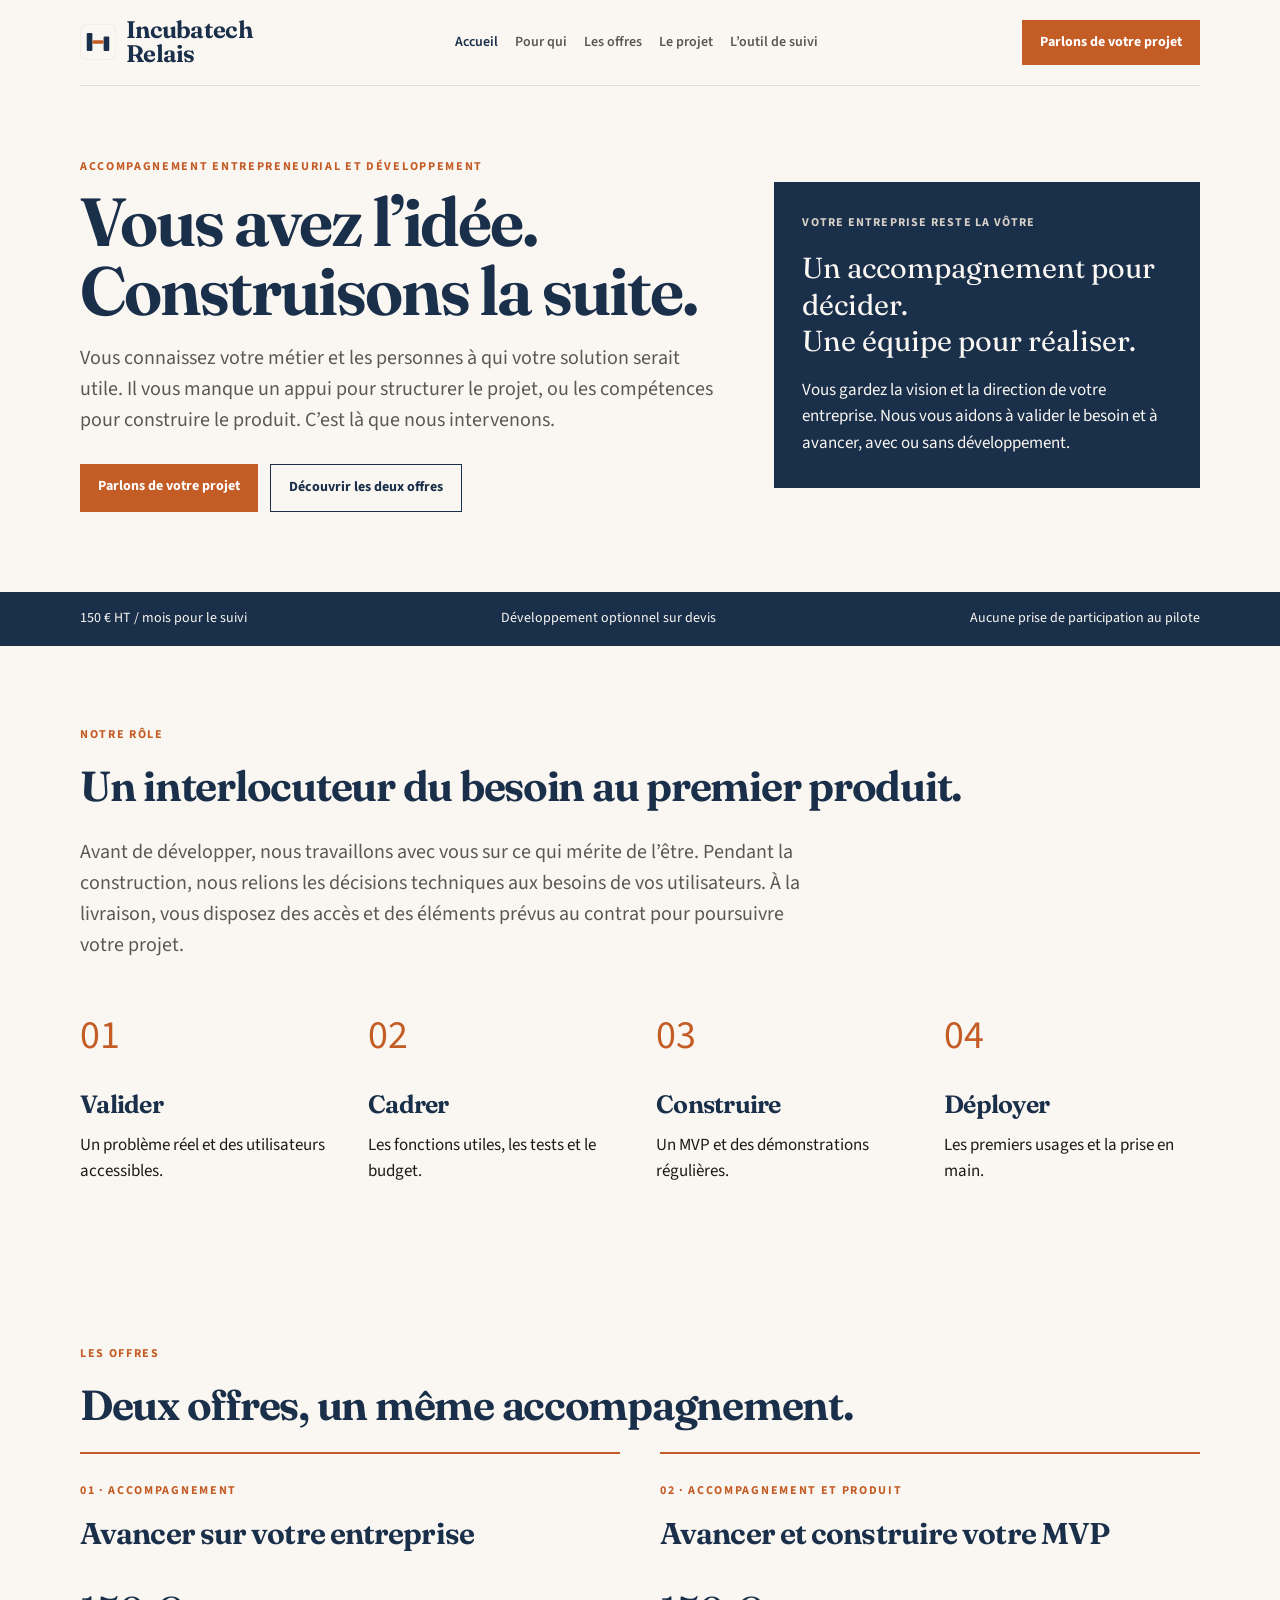
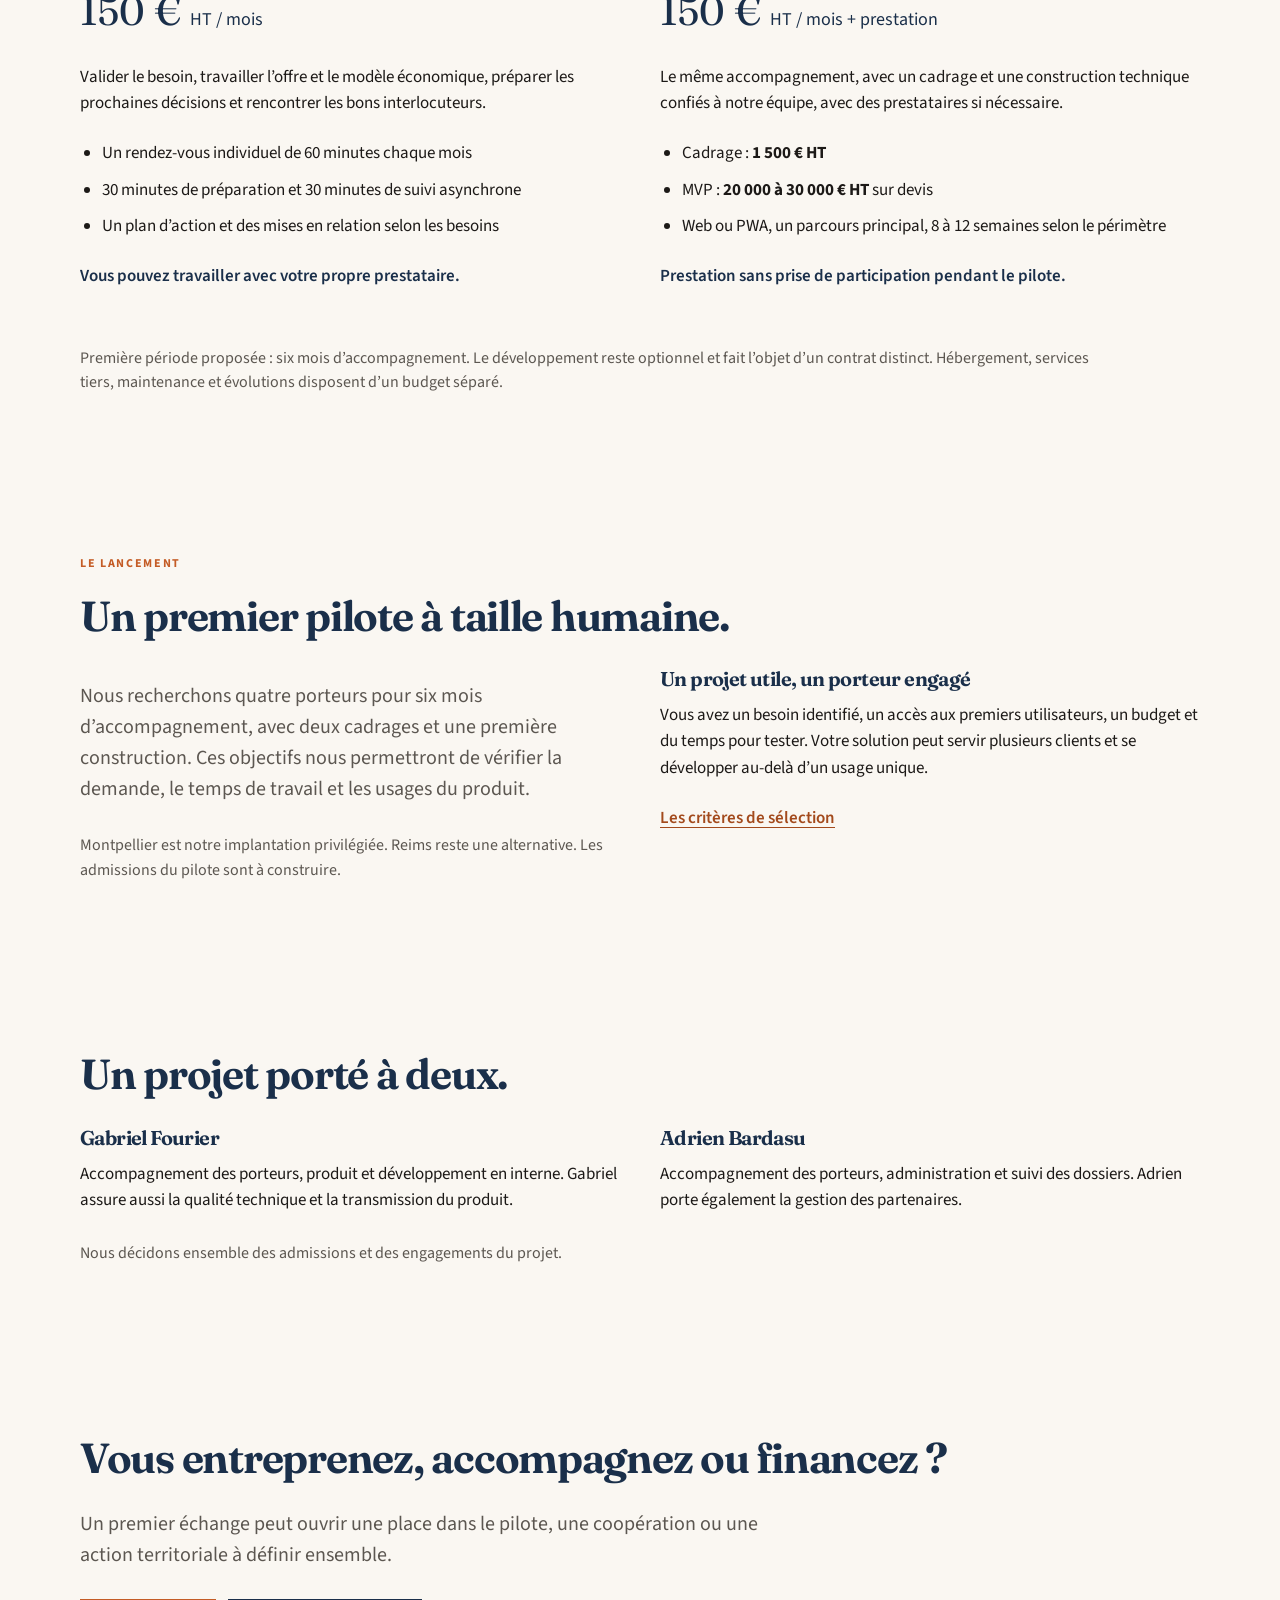
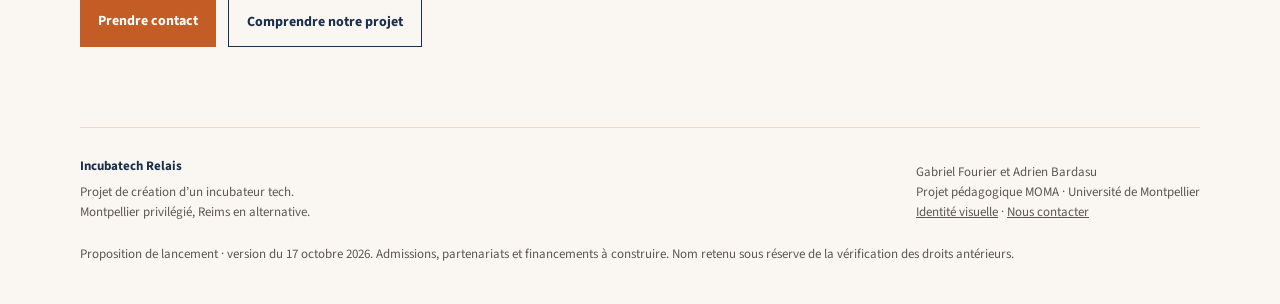
<file: index.html>
<!doctype html>
<html lang="fr">
<head>
<meta charset="utf-8">
<meta name="viewport" content="width=device-width, initial-scale=1">
<title>Votre idée, un produit pour avancer — Incubatech Relais</title>
<meta name="description" content="Un accompagnement à 150 € HT par mois, avec ou sans développement de votre produit numérique. Projet d’incubateur à Montpellier.">
<link rel="preconnect" href="https://fonts.googleapis.com">
<link rel="preconnect" href="https://fonts.gstatic.com" crossorigin>
<link href="https://fonts.googleapis.com/css2?family=Fraunces:opsz,wght@9..144,500;9..144,650&family=Source+Sans+3:wght@400;600;700&display=swap" rel="stylesheet">
<link rel="stylesheet" href="css/relais.css">
<link rel="icon" href="assets/logo.svg" type="image/svg+xml">
</head>
<body>
<a class="skip-link" href="#contenu">Aller au contenu</a>
<div class="wrap">
<header class="site-header">
<a class="brand" href="index.html" aria-label="Incubatech Relais, accueil">
<img src="assets/logo-on-cream.svg" alt="" width="36" height="36">
<span>Incubatech<br>Relais</span>
</a>
<button class="nav-toggle" type="button" aria-expanded="false" aria-controls="nav">Menu</button>
<nav id="nav" aria-label="Navigation principale">
<a href="index.html" aria-current="page">Accueil</a>
<a href="pour-qui.html">Pour qui</a>
<a href="offre.html">Les offres</a>
<a href="modele.html">Le projet</a>
<a href="app.html">L’outil de suivi</a>
</nav>
<a class="btn header-cta" href="candidater.html">Parlons de votre projet</a>
</header>
</div>
<main id="contenu">
<div class="wrap hero">
<div>
<p class="kicker">Accompagnement entrepreneurial et développement</p>
<h1>Vous avez l’idée.<br>Construisons la suite.</h1>
<p class="lede">Vous connaissez votre métier et les personnes à qui votre solution serait utile. Il vous manque un appui pour structurer le projet, ou les compétences pour construire le produit. C’est là que nous intervenons.</p>
<div class="actions">
<a class="btn" href="candidater.html">Parlons de votre projet</a>
<a class="btn ghost" href="offre.html">Découvrir les deux offres</a>
</div>
</div>
<aside class="panel">
<small>Votre entreprise reste la vôtre</small>
<p class="hero-quote">Un accompagnement pour décider.<br>Une équipe pour réaliser.</p>
<p>Vous gardez la vision et la direction de votre entreprise. Nous vous aidons à valider le besoin et à avancer, avec ou sans développement.</p>
</aside>
</div>
<div class="strip">
<div class="wrap">
<span>150 € HT / mois pour le suivi</span>
<span>Développement optionnel sur devis</span>
<span>Aucune prise de participation au pilote</span>
</div>
</div>
<section>
<div class="wrap">
<p class="kicker">Notre rôle</p>
<h2>Un interlocuteur du besoin au premier produit.</h2>
<p class="lede">Avant de développer, nous travaillons avec vous sur ce qui mérite de l’être. Pendant la construction, nous relions les décisions techniques aux besoins de vos utilisateurs. À la livraison, vous disposez des accès et des éléments prévus au contrat pour poursuivre votre projet.</p>
<div class="journey">
<div>
<span>01</span>
<h3>Valider</h3>
<p>Un problème réel et des utilisateurs accessibles.</p>
</div>
<div>
<span>02</span>
<h3>Cadrer</h3>
<p>Les fonctions utiles, les tests et le budget.</p>
</div>
<div>
<span>03</span>
<h3>Construire</h3>
<p>Un MVP et des démonstrations régulières.</p>
</div>
<div>
<span>04</span>
<h3>Déployer</h3>
<p>Les premiers usages et la prise en main.</p>
</div>
</div>
</div>
</section>
<section>
<div class="wrap">
<p class="kicker">Les offres</p>
<h2>Deux offres, un même accompagnement.</h2>
<div class="grid-2 offers">
<article class="offer">
<p class="kicker">01 · Accompagnement</p>
<h3>Avancer sur votre entreprise</h3>
<p class="price">150 € <span>HT / mois</span>
</p>
<p>Valider le besoin, travailler l’offre et le modèle économique, préparer les prochaines décisions et rencontrer les bons interlocuteurs.</p>
<ul>
<li>Un rendez-vous individuel de 60 minutes chaque mois</li>
<li>30 minutes de préparation et 30 minutes de suivi asynchrone</li>
<li>Un plan d’action et des mises en relation selon les besoins</li>
</ul>
<p class="offer-end">Vous pouvez travailler avec votre propre prestataire.</p>
</article>
<article class="offer">
<p class="kicker">02 · Accompagnement et produit</p>
<h3>Avancer et construire votre MVP</h3>
<p class="price">150 € <span>HT / mois + prestation</span>
</p>
<p>Le même accompagnement, avec un cadrage et une construction technique confiés à notre équipe, avec des prestataires si nécessaire.</p>
<ul>
<li>Cadrage : <strong>1 500 € HT</strong>
</li>
<li>MVP : <strong>20 000 à 30 000 € HT</strong> sur devis</li>
<li>Web ou PWA, un parcours principal, 8 à 12 semaines selon le périmètre</li>
</ul>
<p class="offer-end">Prestation sans prise de participation pendant le pilote.</p>
</article>
</div>
<p class="terms">Première période proposée : six mois d’accompagnement. Le développement reste optionnel et fait l’objet d’un contrat distinct. Hébergement, services tiers, maintenance et évolutions disposent d’un budget séparé.</p>
</div>
</section>
<section>
<div class="wrap">
<p class="kicker">Le lancement</p>
<h2>Un premier pilote à taille humaine.</h2>
<div class="grid-2">
<div>
<p class="lede">Nous recherchons quatre porteurs pour six mois d’accompagnement, avec deux cadrages et une première construction. Ces objectifs nous permettront de vérifier la demande, le temps de travail et les usages du produit.</p>
<p class="terms">Montpellier est notre implantation privilégiée. Reims reste une alternative. Les admissions du pilote sont à construire.</p>
</div>
<div>
<h3>Un projet utile, un porteur engagé</h3>
<p>Vous avez un besoin identifié, un accès aux premiers utilisateurs, un budget et du temps pour tester. Votre solution peut servir plusieurs clients et se développer au-delà d’un usage unique.</p>
<a class="text-link" href="pour-qui.html">Les critères de sélection</a>
</div>
</div>
</div>
</section>
<section>
<div class="wrap">
<h2>Un projet porté à deux.</h2>
<div class="grid-2">
<div>
<h3>Gabriel Fourier</h3>
<p>Accompagnement des porteurs, produit et développement en interne. Gabriel assure aussi la qualité technique et la transmission du produit.</p>
</div>
<div>
<h3>Adrien Bardasu</h3>
<p>Accompagnement des porteurs, administration et suivi des dossiers. Adrien porte également la gestion des partenaires.</p>
</div>
</div>
<p class="terms">Nous décidons ensemble des admissions et des engagements du projet.</p>
</div>
</section>
<section>
<div class="wrap">
<h2>Vous entreprenez, accompagnez ou financez ?</h2>
<p class="lede">Un premier échange peut ouvrir une place dans le pilote, une coopération ou une action territoriale à définir ensemble.</p>
<div class="actions">
<a class="btn" href="candidater.html">Prendre contact</a>
<a class="btn ghost" href="modele.html">Comprendre notre projet</a>
</div>
</div>
</section>
</main>
<div class="wrap">
<footer class="site-footer">
<div>
<strong>Incubatech Relais</strong>
<p>Projet de création d’un incubateur tech.<br>Montpellier privilégié, Reims en alternative.</p>
</div>
<div>
<p>Gabriel Fourier et Adrien Bardasu<br>Projet pédagogique MOMA · Université de Montpellier</p>
<a href="charte.html">Identité visuelle</a> · <a href="candidater.html">Nous contacter</a>
</div>
<p class="footer-note">Proposition de lancement · version du 17 octobre 2026. Admissions, partenariats et financements à construire. Nom retenu sous réserve de la vérification des droits antérieurs.</p>
</footer>
</div>
<script src="js/relais.js">
</script>
</body>
</html>
</file>
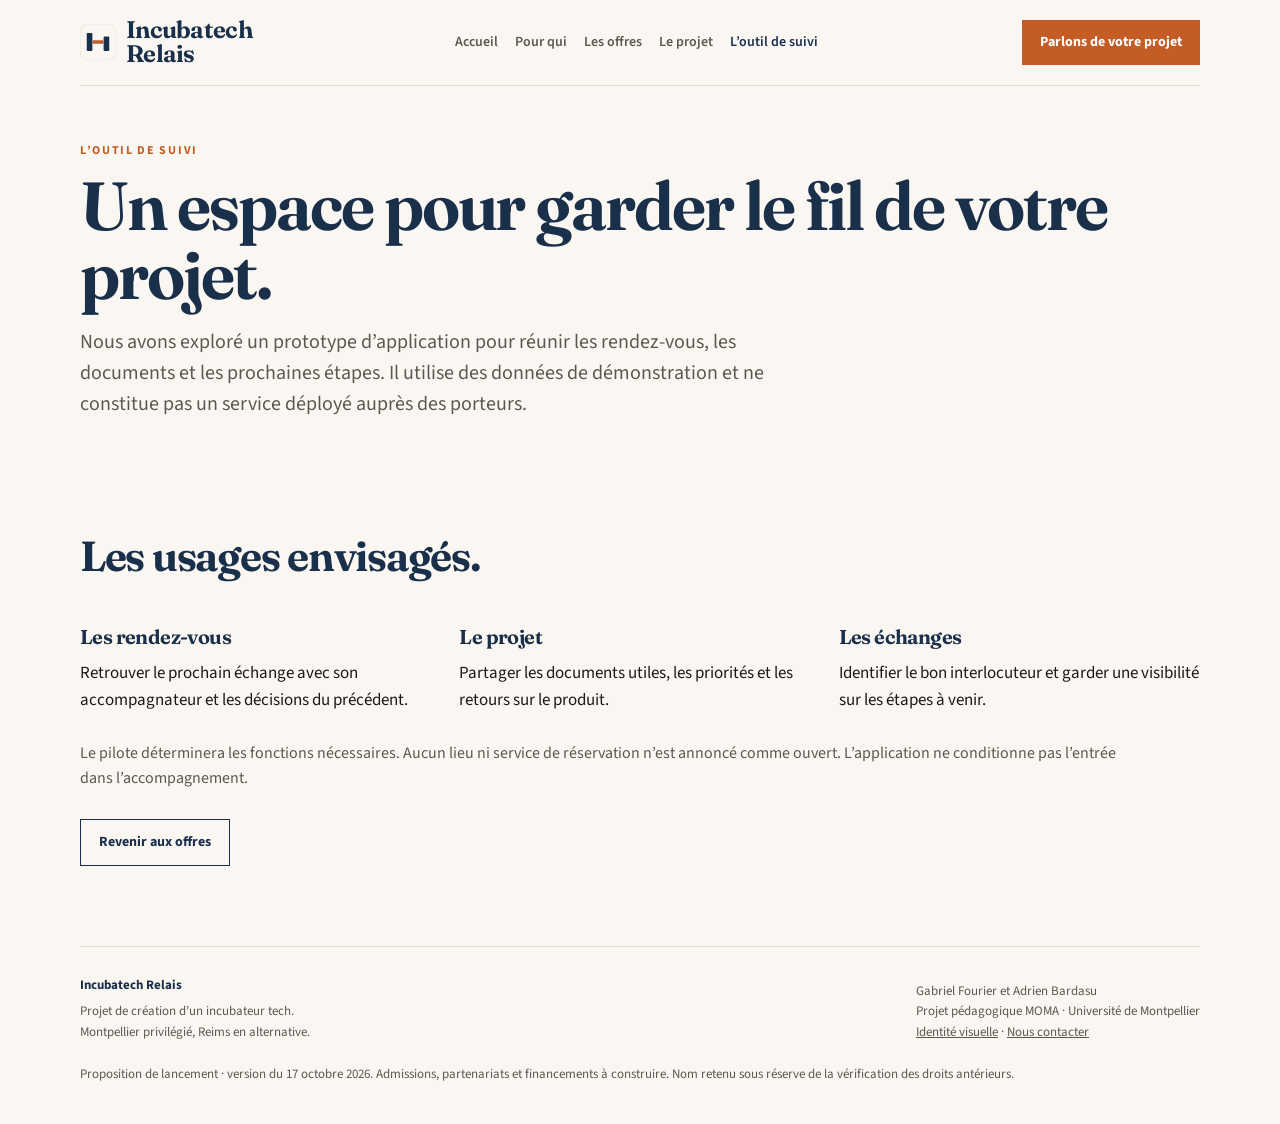
<file: app.html>
<!doctype html>
<html lang="fr">
<head>
<meta charset="utf-8">
<meta name="viewport" content="width=device-width, initial-scale=1">
<title>L’outil de suivi — Incubatech Relais</title>
<meta name="description" content="Un prototype exploratoire pour organiser les échanges et le suivi des projets.">
<link rel="preconnect" href="https://fonts.googleapis.com">
<link rel="preconnect" href="https://fonts.gstatic.com" crossorigin>
<link href="https://fonts.googleapis.com/css2?family=Fraunces:opsz,wght@9..144,500;9..144,650&family=Source+Sans+3:wght@400;600;700&display=swap" rel="stylesheet">
<link rel="stylesheet" href="css/relais.css">
<link rel="icon" href="assets/logo.svg" type="image/svg+xml">
</head>
<body>
<a class="skip-link" href="#contenu">Aller au contenu</a>
<div class="wrap">
<header class="site-header">
<a class="brand" href="index.html" aria-label="Incubatech Relais, accueil">
<img src="assets/logo-on-cream.svg" alt="" width="36" height="36">
<span>Incubatech<br>Relais</span>
</a>
<button class="nav-toggle" type="button" aria-expanded="false" aria-controls="nav">Menu</button>
<nav id="nav" aria-label="Navigation principale">
<a href="index.html">Accueil</a>
<a href="pour-qui.html">Pour qui</a>
<a href="offre.html">Les offres</a>
<a href="modele.html">Le projet</a>
<a href="app.html" aria-current="page">L’outil de suivi</a>
</nav>
<a class="btn header-cta" href="candidater.html">Parlons de votre projet</a>
</header>
</div>
<main id="contenu">
<div class="wrap page-hero">
<p class="kicker">L’outil de suivi</p>
<h1>Un espace pour garder le fil de votre projet.</h1>
<p class="lede">Nous avons exploré un prototype d’application pour réunir les rendez-vous, les documents et les prochaines étapes. Il utilise des données de démonstration et ne constitue pas un service déployé auprès des porteurs.</p>
</div>
<section>
<div class="wrap">
<h2>Les usages envisagés.</h2>
<div class="grid-3">
<div>
<h3>Les rendez-vous</h3>
<p>Retrouver le prochain échange avec son accompagnateur et les décisions du précédent.</p>
</div>
<div>
<h3>Le projet</h3>
<p>Partager les documents utiles, les priorités et les retours sur le produit.</p>
</div>
<div>
<h3>Les échanges</h3>
<p>Identifier le bon interlocuteur et garder une visibilité sur les étapes à venir.</p>
</div>
</div>
<p class="terms">Le pilote déterminera les fonctions nécessaires. Aucun lieu ni service de réservation n’est annoncé comme ouvert. L’application ne conditionne pas l’entrée dans l’accompagnement.</p>
<div class="actions">
<a class="btn ghost" href="offre.html">Revenir aux offres</a>
</div>
</div>
</section>
</main>
<div class="wrap">
<footer class="site-footer">
<div>
<strong>Incubatech Relais</strong>
<p>Projet de création d’un incubateur tech.<br>Montpellier privilégié, Reims en alternative.</p>
</div>
<div>
<p>Gabriel Fourier et Adrien Bardasu<br>Projet pédagogique MOMA · Université de Montpellier</p>
<a href="charte.html">Identité visuelle</a> · <a href="candidater.html">Nous contacter</a>
</div>
<p class="footer-note">Proposition de lancement · version du 17 octobre 2026. Admissions, partenariats et financements à construire. Nom retenu sous réserve de la vérification des droits antérieurs.</p>
</footer>
</div>
<script src="js/relais.js">
</script>
</body>
</html>
</file>
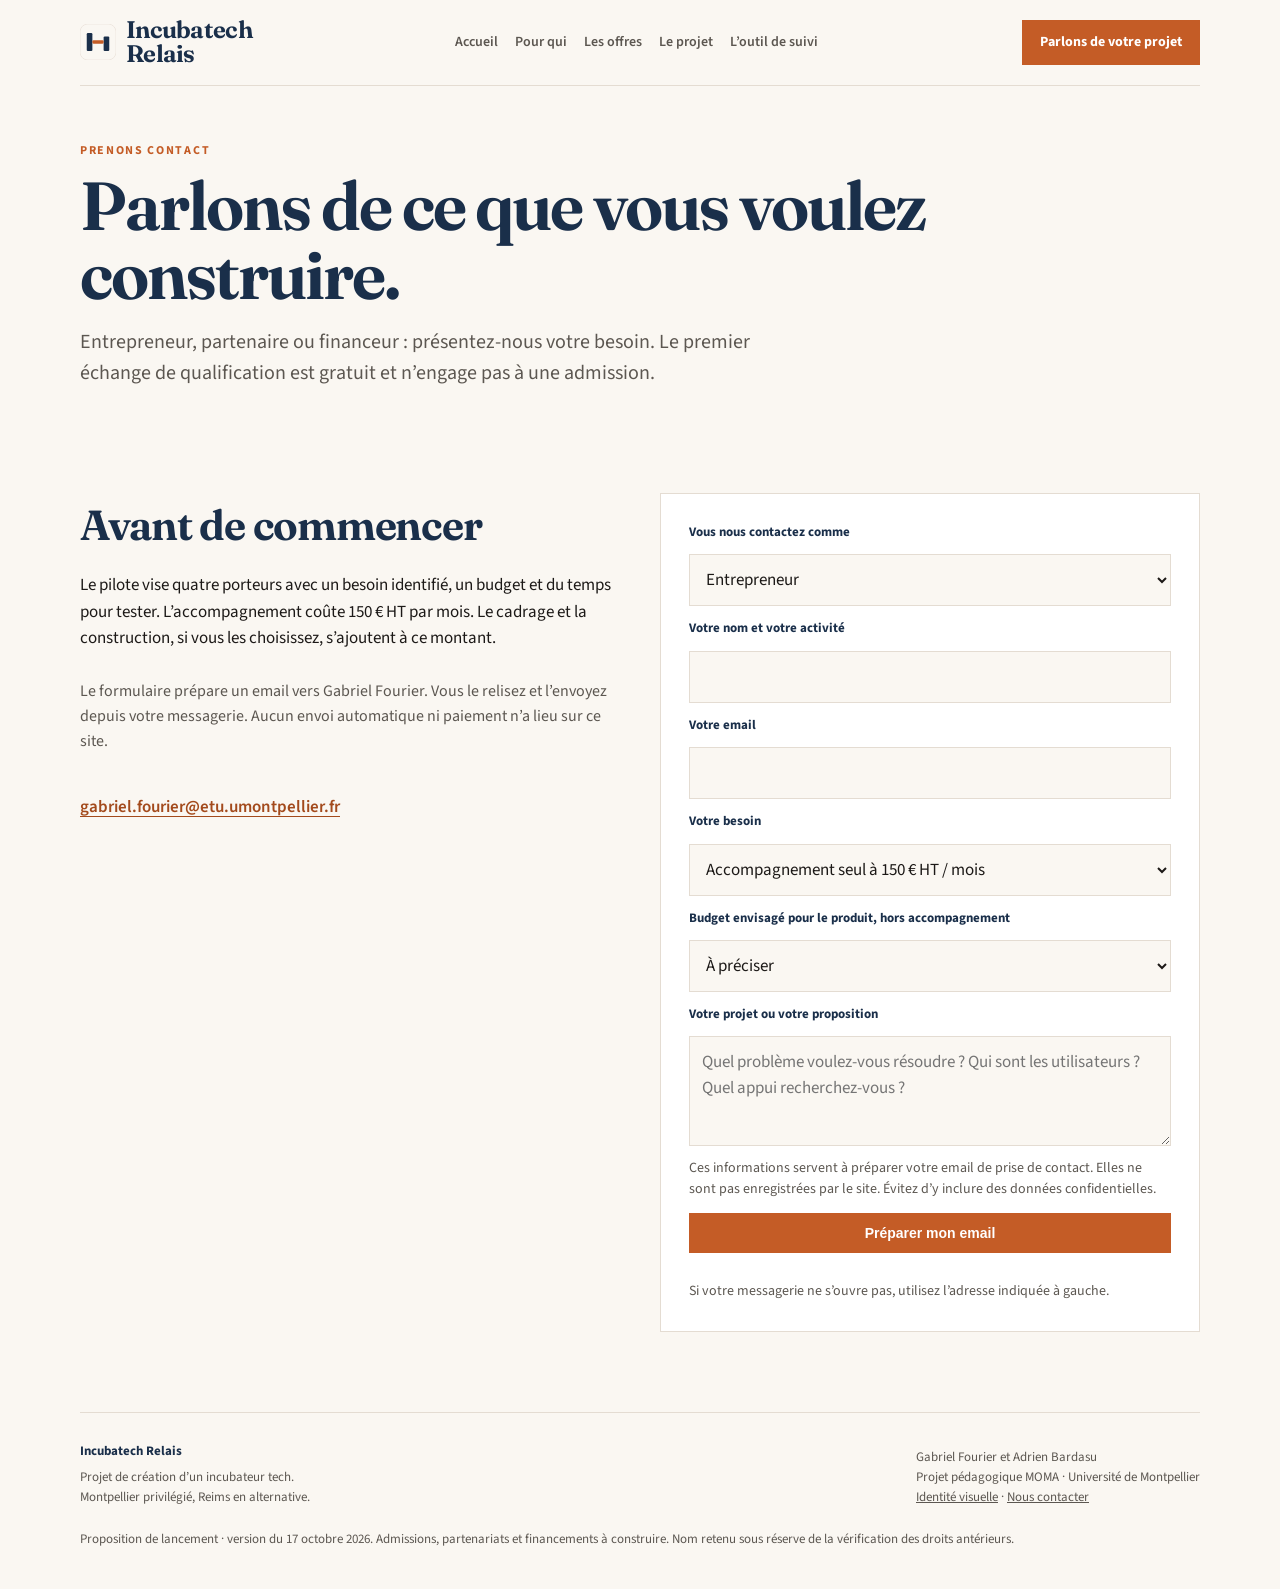
<file: candidater.html>
<!doctype html>
<html lang="fr">
<head>
<meta charset="utf-8">
<meta name="viewport" content="width=device-width, initial-scale=1">
<title>Un premier échange — Incubatech Relais</title>
<meta name="description" content="Présentez votre besoin, votre budget ou votre proposition de coopération à Incubatech Relais.">
<link rel="preconnect" href="https://fonts.googleapis.com">
<link rel="preconnect" href="https://fonts.gstatic.com" crossorigin>
<link href="https://fonts.googleapis.com/css2?family=Fraunces:opsz,wght@9..144,500;9..144,650&family=Source+Sans+3:wght@400;600;700&display=swap" rel="stylesheet">
<link rel="stylesheet" href="css/relais.css">
<link rel="icon" href="assets/logo.svg" type="image/svg+xml">
</head>
<body>
<a class="skip-link" href="#contenu">Aller au contenu</a>
<div class="wrap">
<header class="site-header">
<a class="brand" href="index.html" aria-label="Incubatech Relais, accueil">
<img src="assets/logo-on-cream.svg" alt="" width="36" height="36">
<span>Incubatech<br>Relais</span>
</a>
<button class="nav-toggle" type="button" aria-expanded="false" aria-controls="nav">Menu</button>
<nav id="nav" aria-label="Navigation principale">
<a href="index.html">Accueil</a>
<a href="pour-qui.html">Pour qui</a>
<a href="offre.html">Les offres</a>
<a href="modele.html">Le projet</a>
<a href="app.html">L’outil de suivi</a>
</nav>
<a class="btn header-cta" href="candidater.html">Parlons de votre projet</a>
</header>
</div>
<main id="contenu">
<div class="wrap page-hero">
<p class="kicker">Prenons contact</p>
<h1>Parlons de ce que vous voulez construire.</h1>
<p class="lede">Entrepreneur, partenaire ou financeur : présentez-nous votre besoin. Le premier échange de qualification est gratuit et n’engage pas à une admission.</p>
</div>
<section>
<div class="wrap grid-2">
<div>
<h2>Avant de commencer</h2>
<p>Le pilote vise quatre porteurs avec un besoin identifié, un budget et du temps pour tester. L’accompagnement coûte 150 € HT par mois. Le cadrage et la construction, si vous les choisissez, s’ajoutent à ce montant.</p>
<p class="terms">Le formulaire prépare un email vers Gabriel Fourier. Vous le relisez et l’envoyez depuis votre messagerie. Aucun envoi automatique ni paiement n’a lieu sur ce site.</p>
<p>
<a class="text-link" href="mailto:gabriel.fourier@etu.umontpellier.fr">gabriel.fourier@etu.umontpellier.fr</a>
</p>
</div>
<form id="contact-form">
<label for="role">Vous nous contactez comme</label>
<select id="role" name="profil">
<option>Entrepreneur</option>
<option>Partenaire</option>
<option>Financeur</option>
</select>
<label for="name">Votre nom et votre activité</label>
<input id="name" name="nom" autocomplete="name" required maxlength="160">
<label for="email">Votre email</label>
<input id="email" name="email" type="email" autocomplete="email" required maxlength="200">
<label for="offer">Votre besoin</label>
<select id="offer" name="besoin">
<option>Accompagnement seul à 150 € HT / mois</option>
<option>Accompagnement et construction du produit</option>
<option>Partenariat ou financement</option>
<option>À préciser ensemble</option>
</select>
<label for="budget">Budget envisagé pour le produit, hors accompagnement</label>
<select id="budget" name="budget">
<option>À préciser</option>
<option>Accompagnement seul, sans développement</option>
<option>Cadrage à 1 500 € HT</option>
<option>20 000 à 30 000 € HT pour un MVP, plus cadrage</option>
<option>Autre budget à discuter</option>
</select>
<label for="message">Votre projet ou votre proposition</label>
<textarea id="message" name="message" required maxlength="2500" placeholder="Quel problème voulez-vous résoudre ? Qui sont les utilisateurs ? Quel appui recherchez-vous ?">
</textarea>
<p class="form-help">Ces informations servent à préparer votre email de prise de contact. Elles ne sont pas enregistrées par le site. Évitez d’y inclure des données confidentielles.</p>
<button class="btn" type="submit">Préparer mon email</button>
<p id="contact-status" class="ok" role="status" aria-live="polite">
</p>
<p class="form-help">Si votre messagerie ne s’ouvre pas, utilisez l’adresse indiquée à gauche.</p>
</form>
</div>
</section>
<script src="js/contact.js">
</script>
</main>
<div class="wrap">
<footer class="site-footer">
<div>
<strong>Incubatech Relais</strong>
<p>Projet de création d’un incubateur tech.<br>Montpellier privilégié, Reims en alternative.</p>
</div>
<div>
<p>Gabriel Fourier et Adrien Bardasu<br>Projet pédagogique MOMA · Université de Montpellier</p>
<a href="charte.html">Identité visuelle</a> · <a href="candidater.html">Nous contacter</a>
</div>
<p class="footer-note">Proposition de lancement · version du 17 octobre 2026. Admissions, partenariats et financements à construire. Nom retenu sous réserve de la vérification des droits antérieurs.</p>
</footer>
</div>
<script src="js/relais.js">
</script>
</body>
</html>
</file>
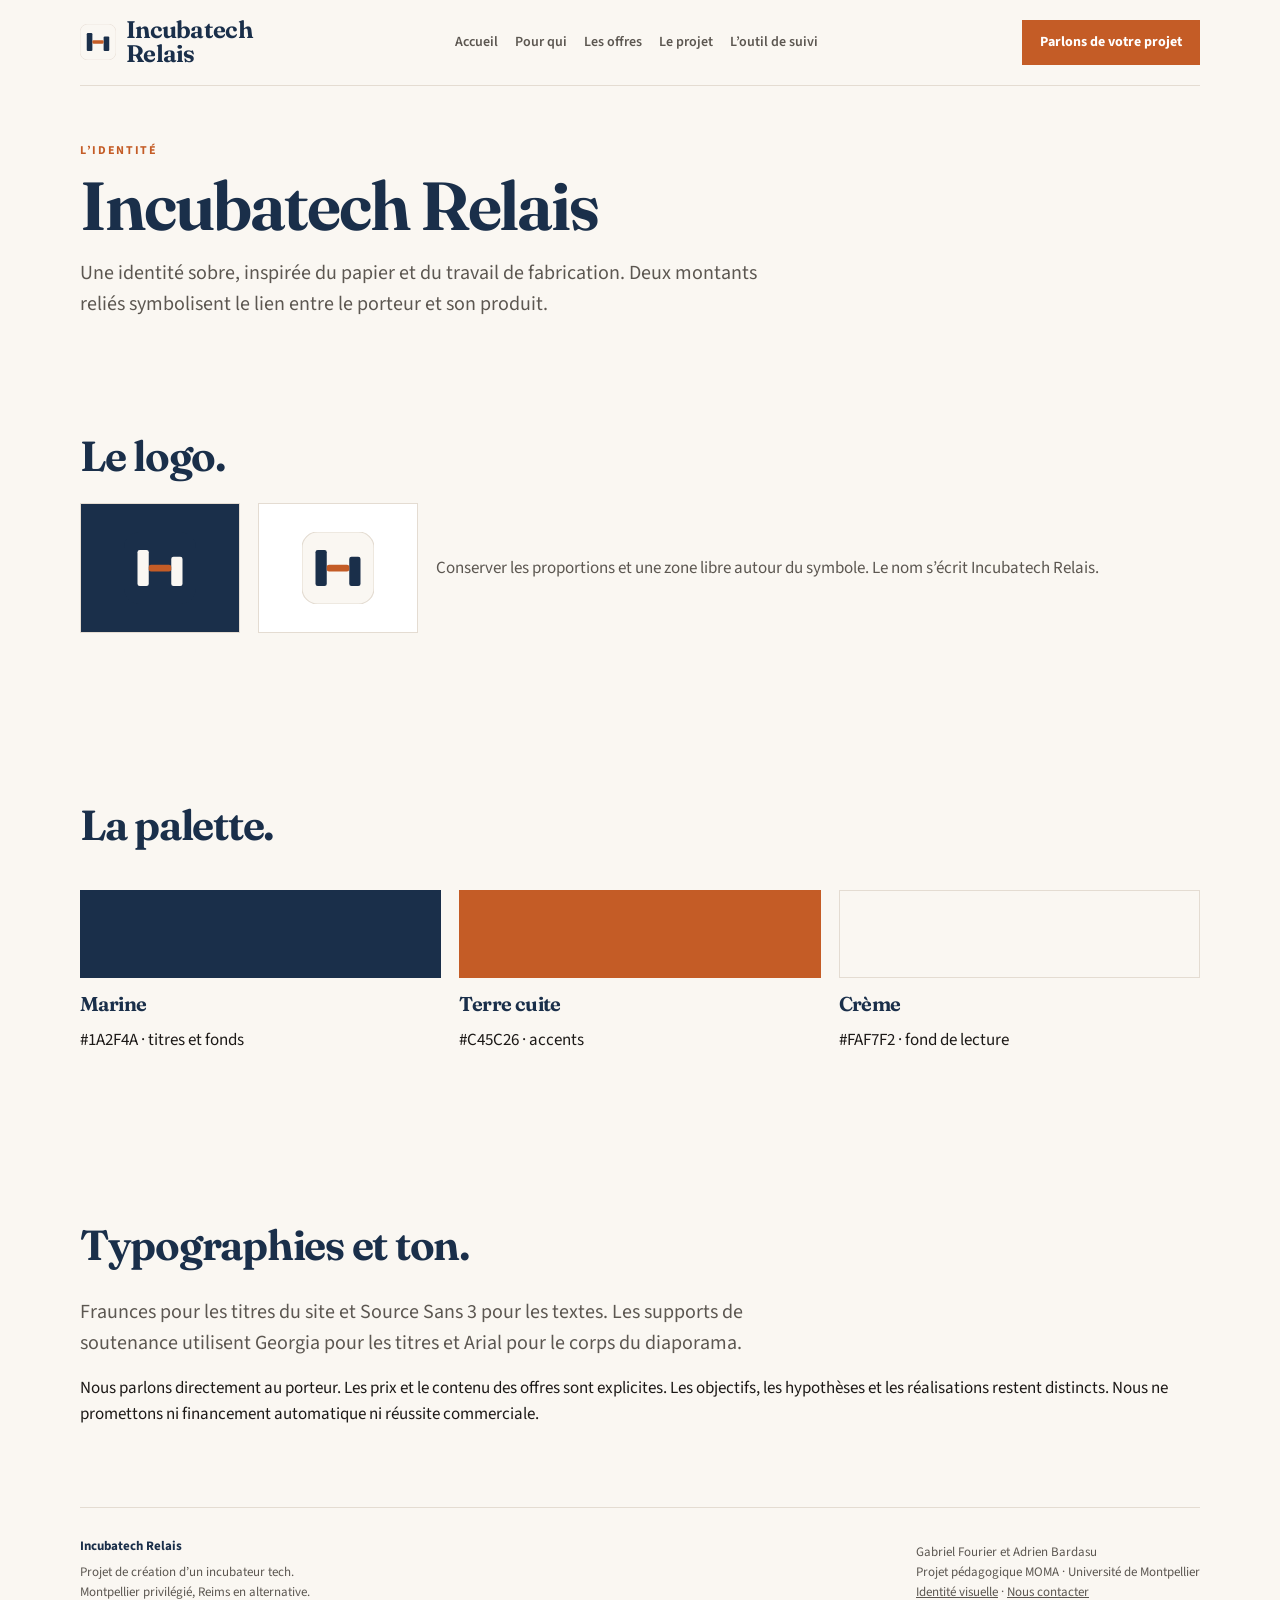
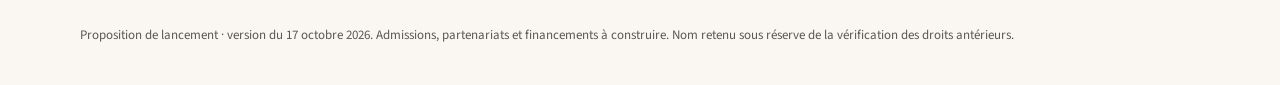
<file: charte.html>
<!doctype html>
<html lang="fr">
<head>
<meta charset="utf-8">
<meta name="viewport" content="width=device-width, initial-scale=1">
<title>Identité visuelle — Incubatech Relais</title>
<meta name="description" content="L’identité visuelle du projet Incubatech Relais.">
<link rel="preconnect" href="https://fonts.googleapis.com">
<link rel="preconnect" href="https://fonts.gstatic.com" crossorigin>
<link href="https://fonts.googleapis.com/css2?family=Fraunces:opsz,wght@9..144,500;9..144,650&family=Source+Sans+3:wght@400;600;700&display=swap" rel="stylesheet">
<link rel="stylesheet" href="css/relais.css">
<link rel="icon" href="assets/logo.svg" type="image/svg+xml">
</head>
<body>
<a class="skip-link" href="#contenu">Aller au contenu</a>
<div class="wrap">
<header class="site-header">
<a class="brand" href="index.html" aria-label="Incubatech Relais, accueil">
<img src="assets/logo-on-cream.svg" alt="" width="36" height="36">
<span>Incubatech<br>Relais</span>
</a>
<button class="nav-toggle" type="button" aria-expanded="false" aria-controls="nav">Menu</button>
<nav id="nav" aria-label="Navigation principale">
<a href="index.html">Accueil</a>
<a href="pour-qui.html">Pour qui</a>
<a href="offre.html">Les offres</a>
<a href="modele.html">Le projet</a>
<a href="app.html">L’outil de suivi</a>
</nav>
<a class="btn header-cta" href="candidater.html">Parlons de votre projet</a>
</header>
</div>
<main id="contenu">
<div class="wrap page-hero">
<p class="kicker">L’identité</p>
<h1>Incubatech Relais</h1>
<p class="lede">Une identité sobre, inspirée du papier et du travail de fabrication. Deux montants reliés symbolisent le lien entre le porteur et son produit.</p>
</div>
<section>
<div class="wrap">
<h2>Le logo.</h2>
<div class="logo-row">
<div class="logo-box dark">
<img src="assets/logo.svg" alt="Symbole Incubatech Relais sur fond marine" width="72" height="72">
</div>
<div class="logo-box">
<img src="assets/logo-on-cream.svg" alt="Symbole Incubatech Relais sur fond crème" width="72" height="72">
</div>
<p class="muted">Conserver les proportions et une zone libre autour du symbole. Le nom s’écrit Incubatech Relais.</p>
</div>
</div>
</section>
<section>
<div class="wrap">
<h2>La palette.</h2>
<div class="grid-3">
<div>
<div class="swatch" style="background:#1a2f4a">
</div>
<h3>Marine</h3>
<p>#1A2F4A · titres et fonds</p>
</div>
<div>
<div class="swatch" style="background:#c45c26">
</div>
<h3>Terre cuite</h3>
<p>#C45C26 · accents</p>
</div>
<div>
<div class="swatch line" style="background:#faf7f2">
</div>
<h3>Crème</h3>
<p>#FAF7F2 · fond de lecture</p>
</div>
</div>
</div>
</section>
<section>
<div class="wrap">
<h2>Typographies et ton.</h2>
<p class="lede">Fraunces pour les titres du site et Source Sans 3 pour les textes. Les supports de soutenance utilisent Georgia pour les titres et Arial pour le corps du diaporama.</p>
<p>Nous parlons directement au porteur. Les prix et le contenu des offres sont explicites. Les objectifs, les hypothèses et les réalisations restent distincts. Nous ne promettons ni financement automatique ni réussite commerciale.</p>
</div>
</section>
</main>
<div class="wrap">
<footer class="site-footer">
<div>
<strong>Incubatech Relais</strong>
<p>Projet de création d’un incubateur tech.<br>Montpellier privilégié, Reims en alternative.</p>
</div>
<div>
<p>Gabriel Fourier et Adrien Bardasu<br>Projet pédagogique MOMA · Université de Montpellier</p>
<a href="charte.html">Identité visuelle</a> · <a href="candidater.html">Nous contacter</a>
</div>
<p class="footer-note">Proposition de lancement · version du 17 octobre 2026. Admissions, partenariats et financements à construire. Nom retenu sous réserve de la vérification des droits antérieurs.</p>
</footer>
</div>
<script src="js/relais.js">
</script>
</body>
</html>
</file>
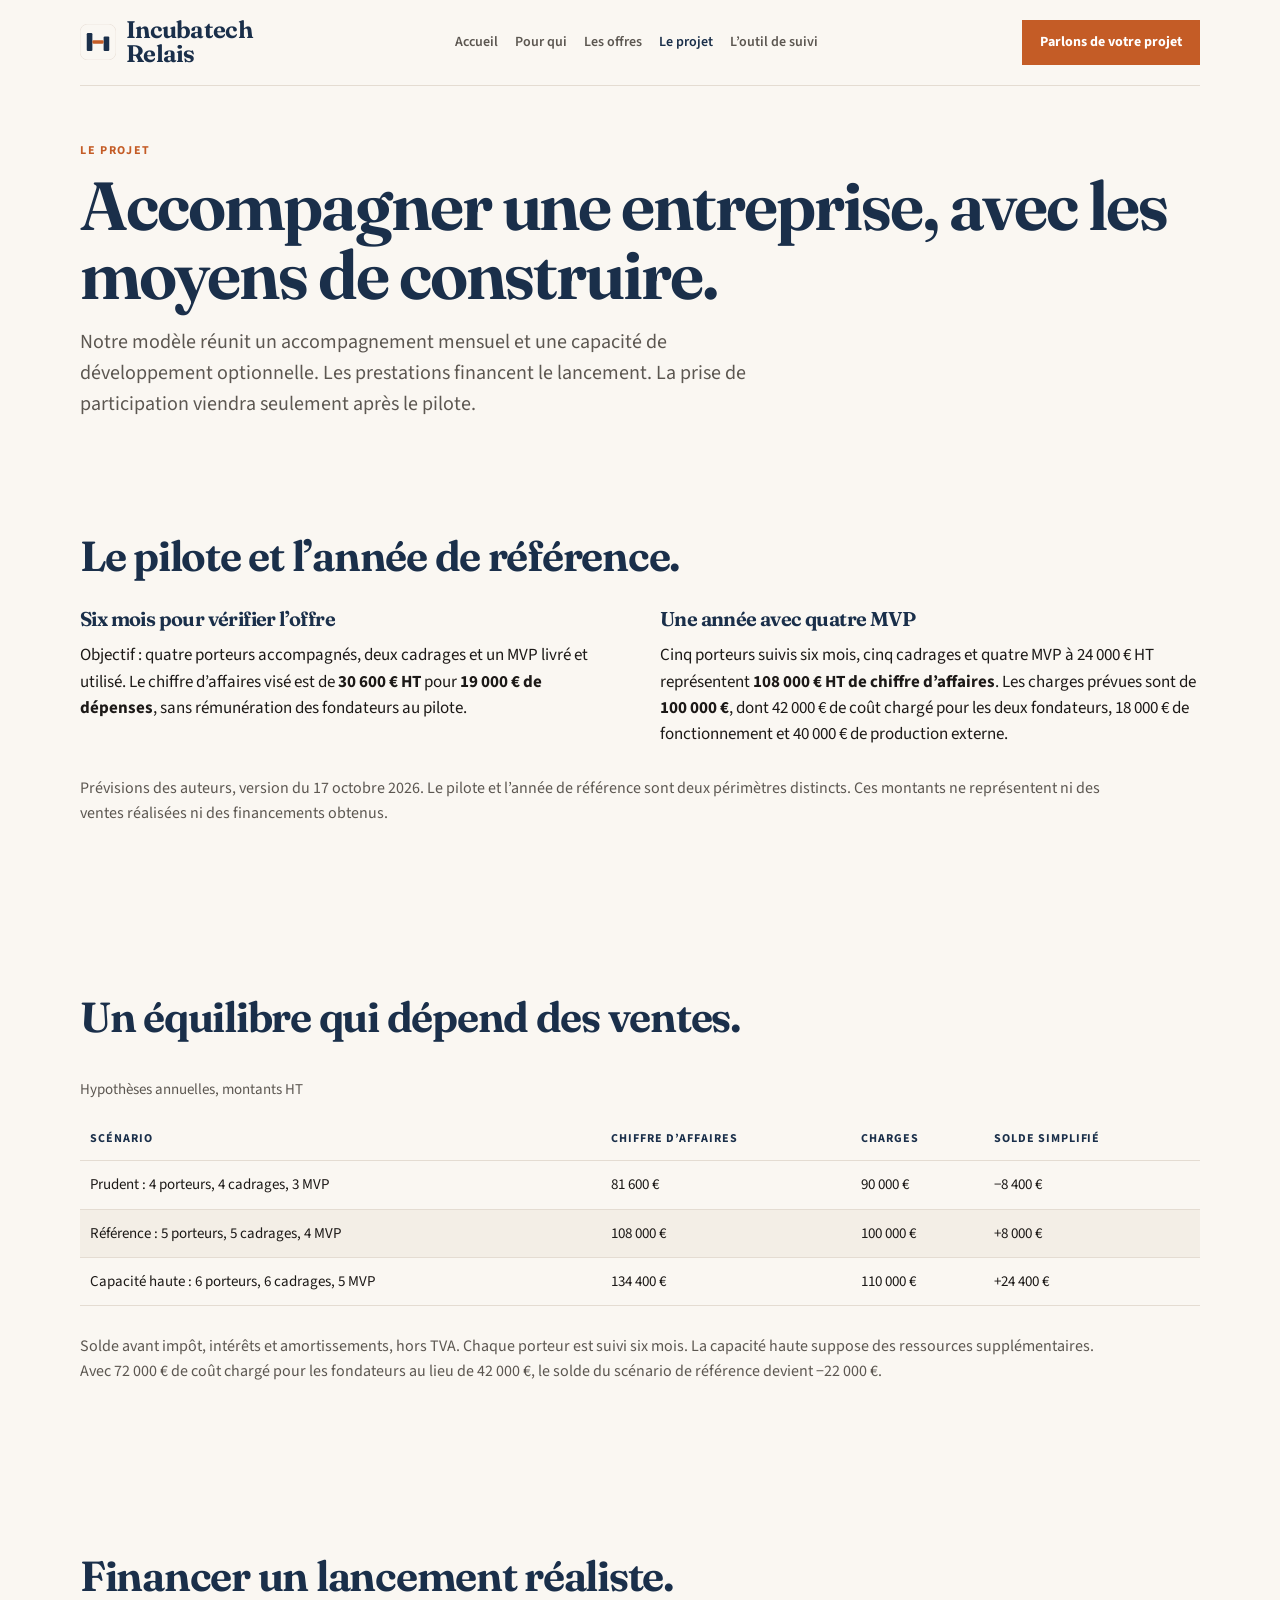
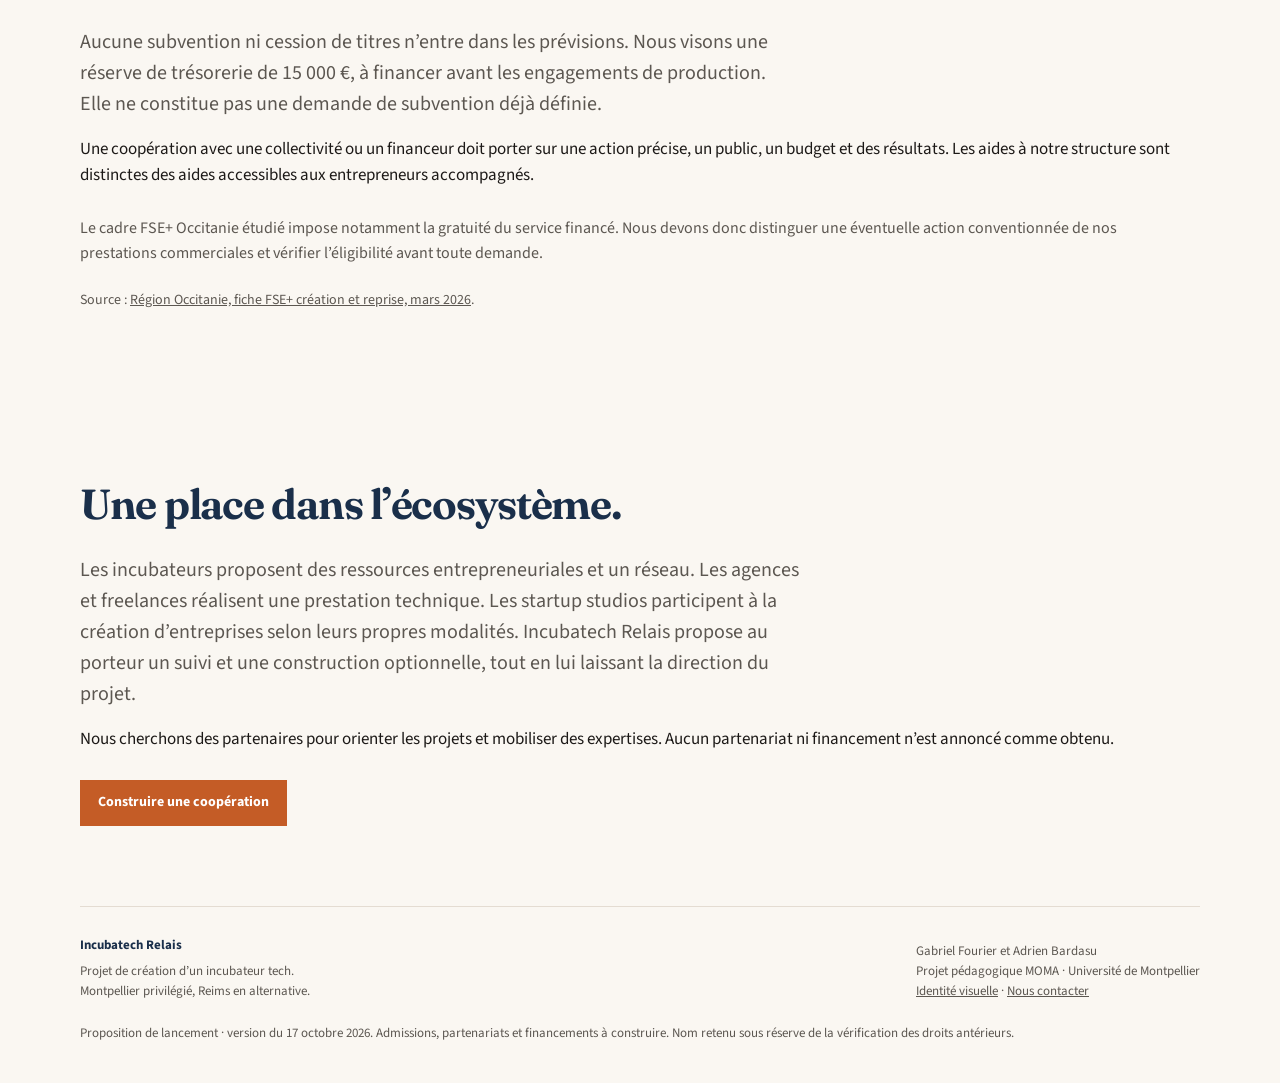
<file: modele.html>
<!doctype html>
<html lang="fr">
<head>
<meta charset="utf-8">
<meta name="viewport" content="width=device-width, initial-scale=1">
<title>Le projet et son économie — Incubatech Relais</title>
<meta name="description" content="Le pilote, les prévisions financières et les conditions de financement du projet Incubatech Relais.">
<link rel="preconnect" href="https://fonts.googleapis.com">
<link rel="preconnect" href="https://fonts.gstatic.com" crossorigin>
<link href="https://fonts.googleapis.com/css2?family=Fraunces:opsz,wght@9..144,500;9..144,650&family=Source+Sans+3:wght@400;600;700&display=swap" rel="stylesheet">
<link rel="stylesheet" href="css/relais.css">
<link rel="icon" href="assets/logo.svg" type="image/svg+xml">
</head>
<body>
<a class="skip-link" href="#contenu">Aller au contenu</a>
<div class="wrap">
<header class="site-header">
<a class="brand" href="index.html" aria-label="Incubatech Relais, accueil">
<img src="assets/logo-on-cream.svg" alt="" width="36" height="36">
<span>Incubatech<br>Relais</span>
</a>
<button class="nav-toggle" type="button" aria-expanded="false" aria-controls="nav">Menu</button>
<nav id="nav" aria-label="Navigation principale">
<a href="index.html">Accueil</a>
<a href="pour-qui.html">Pour qui</a>
<a href="offre.html">Les offres</a>
<a href="modele.html" aria-current="page">Le projet</a>
<a href="app.html">L’outil de suivi</a>
</nav>
<a class="btn header-cta" href="candidater.html">Parlons de votre projet</a>
</header>
</div>
<main id="contenu">
<div class="wrap page-hero">
<p class="kicker">Le projet</p>
<h1>Accompagner une entreprise, avec les moyens de construire.</h1>
<p class="lede">Notre modèle réunit un accompagnement mensuel et une capacité de développement optionnelle. Les prestations financent le lancement. La prise de participation viendra seulement après le pilote.</p>
</div>
<section>
<div class="wrap">
<h2>Le pilote et l’année de référence.</h2>
<div class="grid-2">
<div>
<h3>Six mois pour vérifier l’offre</h3>
<p>Objectif : quatre porteurs accompagnés, deux cadrages et un MVP livré et utilisé. Le chiffre d’affaires visé est de <strong>30 600 € HT</strong> pour <strong>19 000 € de dépenses</strong>, sans rémunération des fondateurs au pilote.</p>
</div>
<div>
<h3>Une année avec quatre MVP</h3>
<p>Cinq porteurs suivis six mois, cinq cadrages et quatre MVP à 24 000 € HT représentent <strong>108 000 € HT de chiffre d’affaires</strong>. Les charges prévues sont de <strong>100 000 €</strong>, dont 42 000 € de coût chargé pour les deux fondateurs, 18 000 € de fonctionnement et 40 000 € de production externe.</p>
</div>
</div>
<p class="terms">Prévisions des auteurs, version du 17 octobre 2026. Le pilote et l’année de référence sont deux périmètres distincts. Ces montants ne représentent ni des ventes réalisées ni des financements obtenus.</p>
</div>
</section>
<section>
<div class="wrap">
<h2>Un équilibre qui dépend des ventes.</h2>
<div class="table-scroll">
<table>
<caption>Hypothèses annuelles, montants HT</caption>
<thead>
<tr>
<th>Scénario</th>
<th>Chiffre d’affaires</th>
<th>Charges</th>
<th>Solde simplifié</th>
</tr>
</thead>
<tbody>
<tr>
<td>Prudent : 4 porteurs, 4 cadrages, 3 MVP</td>
<td>81 600 €</td>
<td>90 000 €</td>
<td>−8 400 €</td>
</tr>
<tr class="total">
<td>Référence : 5 porteurs, 5 cadrages, 4 MVP</td>
<td>108 000 €</td>
<td>100 000 €</td>
<td>+8 000 €</td>
</tr>
<tr>
<td>Capacité haute : 6 porteurs, 6 cadrages, 5 MVP</td>
<td>134 400 €</td>
<td>110 000 €</td>
<td>+24 400 €</td>
</tr>
</tbody>
</table>
</div>
<p class="terms">Solde avant impôt, intérêts et amortissements, hors TVA. Chaque porteur est suivi six mois. La capacité haute suppose des ressources supplémentaires. Avec 72 000 € de coût chargé pour les fondateurs au lieu de 42 000 €, le solde du scénario de référence devient −22 000 €.</p>
</div>
</section>
<section>
<div class="wrap">
<h2>Financer un lancement réaliste.</h2>
<p class="lede">Aucune subvention ni cession de titres n’entre dans les prévisions. Nous visons une réserve de trésorerie de 15 000 €, à financer avant les engagements de production. Elle ne constitue pas une demande de subvention déjà définie.</p>
<p>Une coopération avec une collectivité ou un financeur doit porter sur une action précise, un public, un budget et des résultats. Les aides à notre structure sont distinctes des aides accessibles aux entrepreneurs accompagnés.</p>
<p class="terms">Le cadre FSE+ Occitanie étudié impose notamment la gratuité du service financé. Nous devons donc distinguer une éventuelle action conventionnée de nos prestations commerciales et vérifier l’éligibilité avant toute demande.</p>
<p class="source">Source : <a href="https://www.europe-en-occitanie.eu/IMG/pdf/7/4/e/fa_os_4_1_creation_entreprises_v1-1.pdf">Région Occitanie, fiche FSE+ création et reprise, mars 2026</a>.</p>
</div>
</section>
<section>
<div class="wrap">
<h2>Une place dans l’écosystème.</h2>
<p class="lede">Les incubateurs proposent des ressources entrepreneuriales et un réseau. Les agences et freelances réalisent une prestation technique. Les startup studios participent à la création d’entreprises selon leurs propres modalités. Incubatech Relais propose au porteur un suivi et une construction optionnelle, tout en lui laissant la direction du projet.</p>
<p>Nous cherchons des partenaires pour orienter les projets et mobiliser des expertises. Aucun partenariat ni financement n’est annoncé comme obtenu.</p>
<div class="actions">
<a class="btn" href="candidater.html">Construire une coopération</a>
</div>
</div>
</section>
</main>
<div class="wrap">
<footer class="site-footer">
<div>
<strong>Incubatech Relais</strong>
<p>Projet de création d’un incubateur tech.<br>Montpellier privilégié, Reims en alternative.</p>
</div>
<div>
<p>Gabriel Fourier et Adrien Bardasu<br>Projet pédagogique MOMA · Université de Montpellier</p>
<a href="charte.html">Identité visuelle</a> · <a href="candidater.html">Nous contacter</a>
</div>
<p class="footer-note">Proposition de lancement · version du 17 octobre 2026. Admissions, partenariats et financements à construire. Nom retenu sous réserve de la vérification des droits antérieurs.</p>
</footer>
</div>
<script src="js/relais.js">
</script>
</body>
</html>
</file>
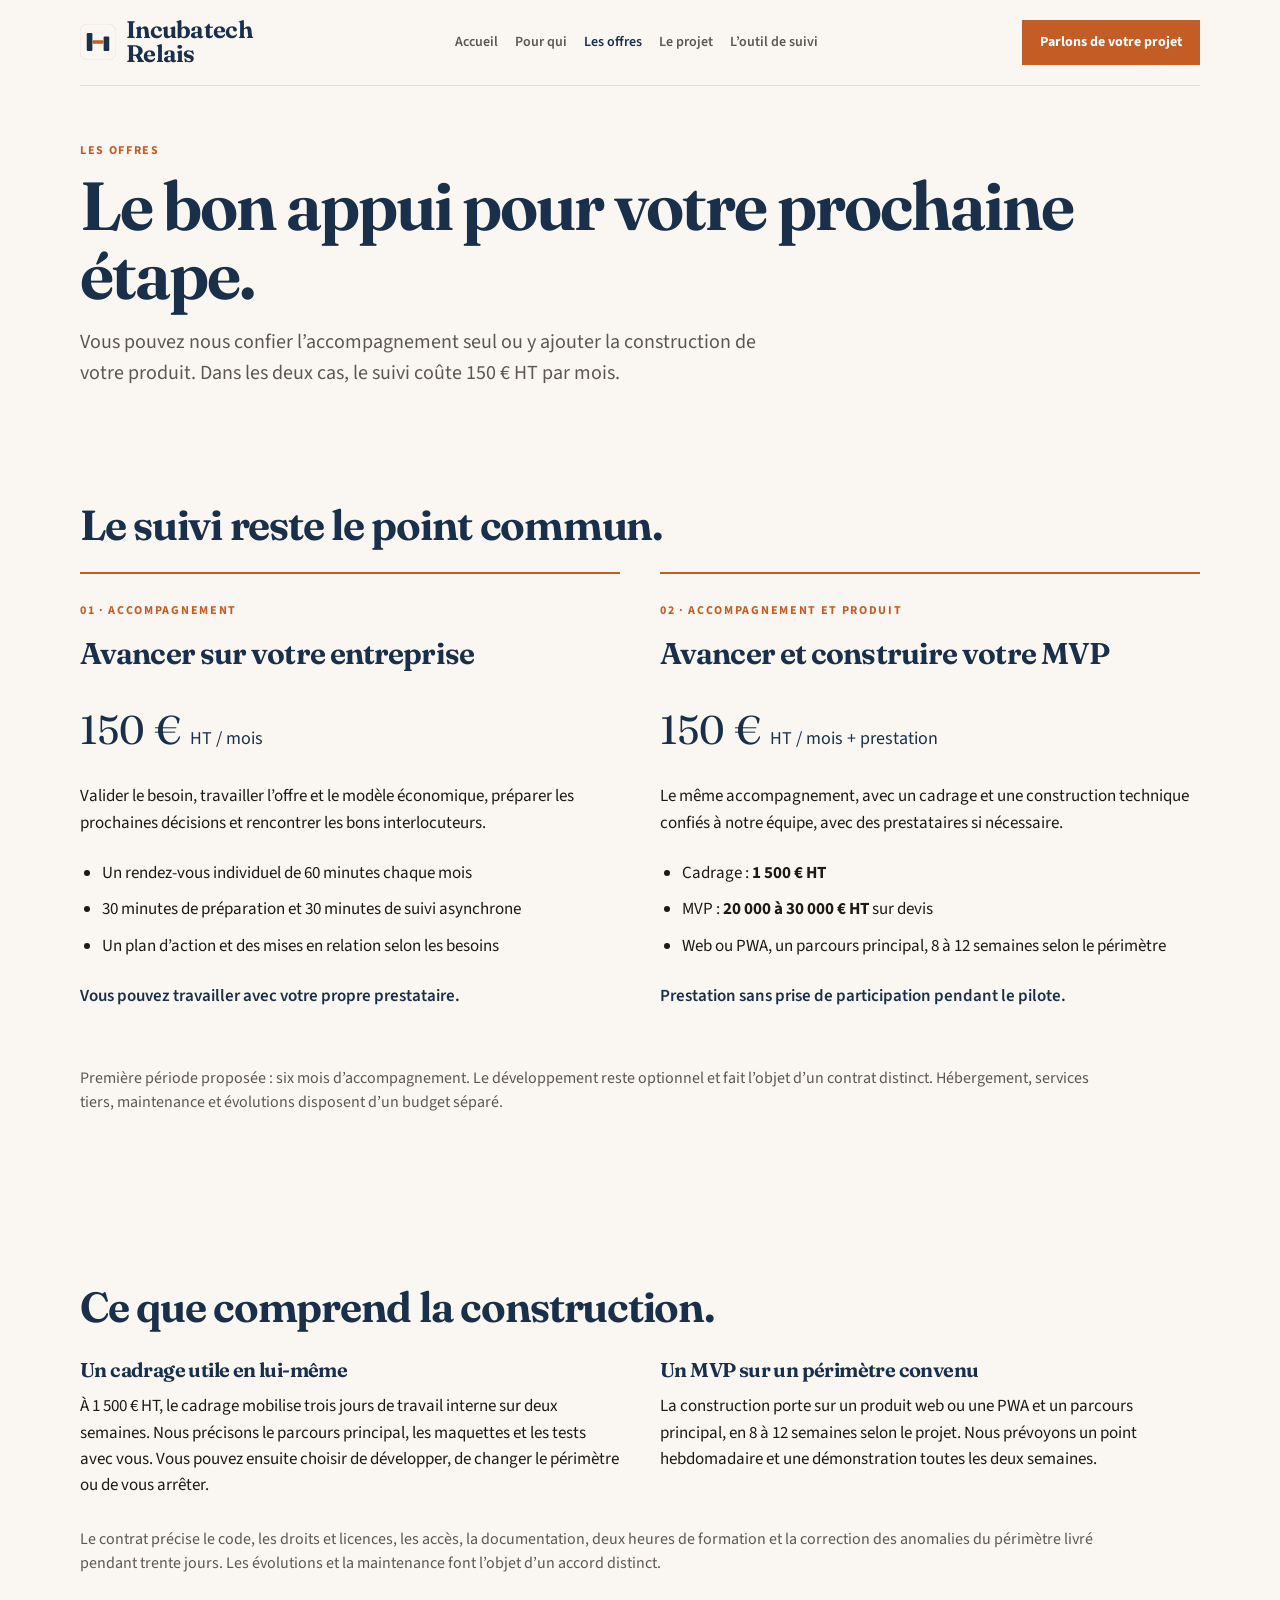
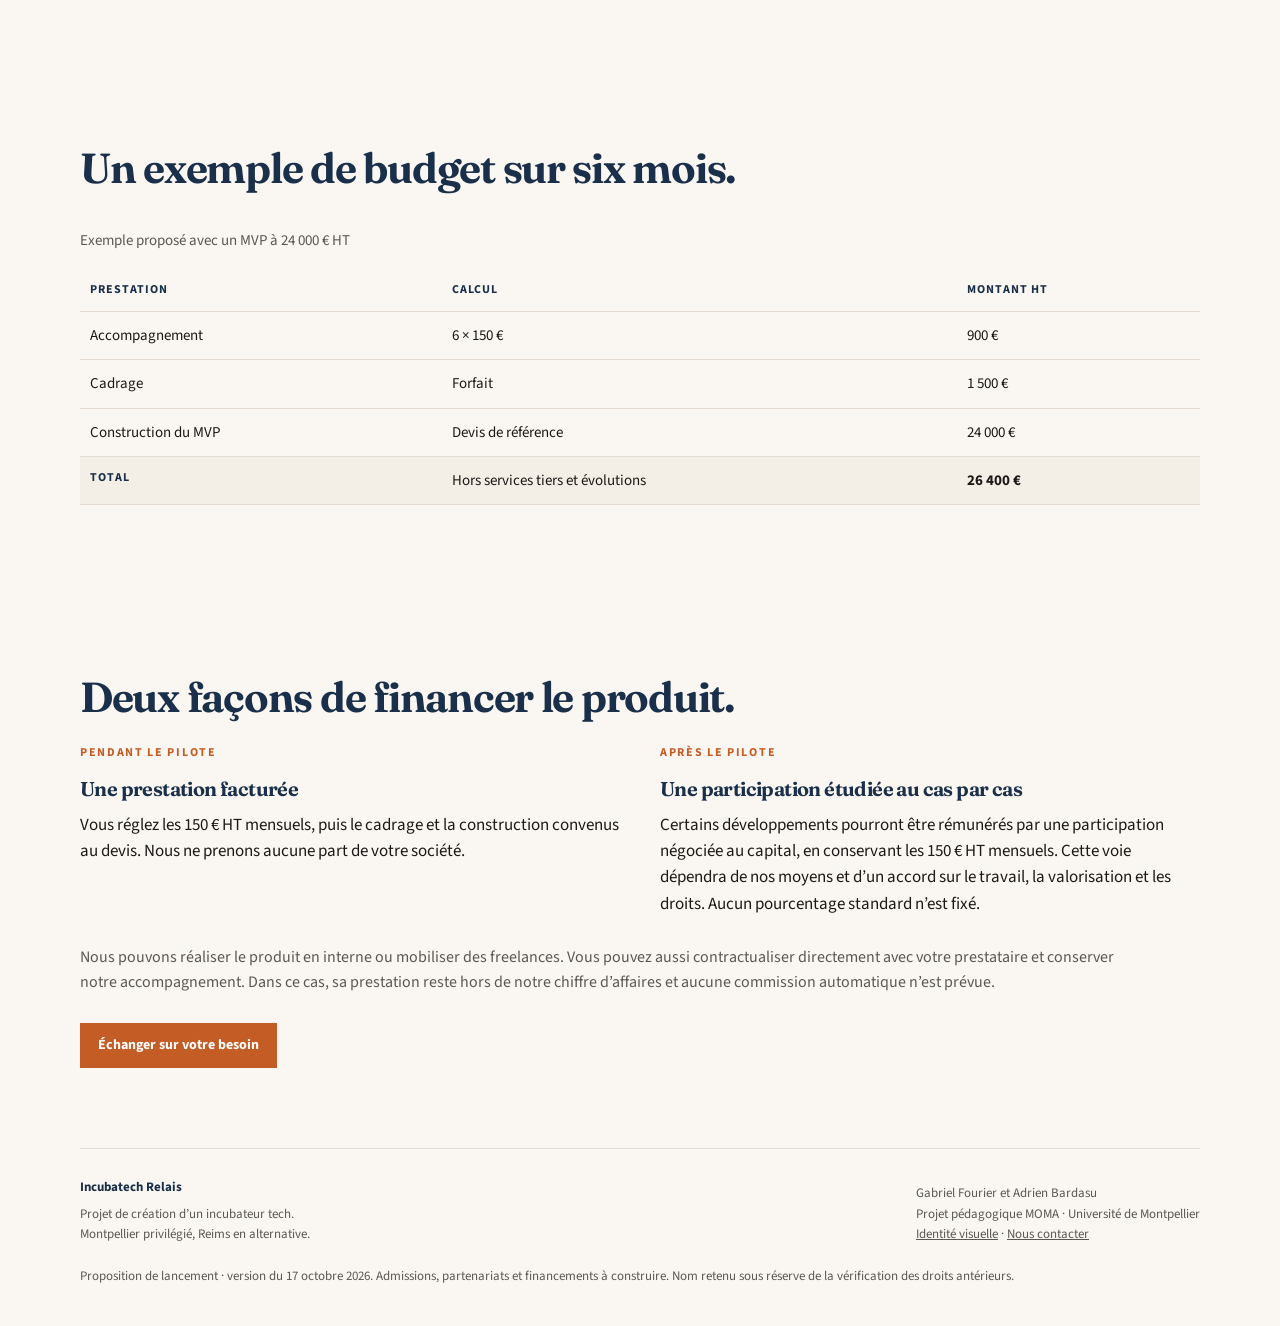
<file: offre.html>
<!doctype html>
<html lang="fr">
<head>
<meta charset="utf-8">
<meta name="viewport" content="width=device-width, initial-scale=1">
<title>Les deux offres — Incubatech Relais</title>
<meta name="description" content="Accompagnement à 150 € HT par mois. Cadrage à 1 500 € HT et MVP de 20 000 à 30 000 € HT sur devis.">
<link rel="preconnect" href="https://fonts.googleapis.com">
<link rel="preconnect" href="https://fonts.gstatic.com" crossorigin>
<link href="https://fonts.googleapis.com/css2?family=Fraunces:opsz,wght@9..144,500;9..144,650&family=Source+Sans+3:wght@400;600;700&display=swap" rel="stylesheet">
<link rel="stylesheet" href="css/relais.css">
<link rel="icon" href="assets/logo.svg" type="image/svg+xml">
</head>
<body>
<a class="skip-link" href="#contenu">Aller au contenu</a>
<div class="wrap">
<header class="site-header">
<a class="brand" href="index.html" aria-label="Incubatech Relais, accueil">
<img src="assets/logo-on-cream.svg" alt="" width="36" height="36">
<span>Incubatech<br>Relais</span>
</a>
<button class="nav-toggle" type="button" aria-expanded="false" aria-controls="nav">Menu</button>
<nav id="nav" aria-label="Navigation principale">
<a href="index.html">Accueil</a>
<a href="pour-qui.html">Pour qui</a>
<a href="offre.html" aria-current="page">Les offres</a>
<a href="modele.html">Le projet</a>
<a href="app.html">L’outil de suivi</a>
</nav>
<a class="btn header-cta" href="candidater.html">Parlons de votre projet</a>
</header>
</div>
<main id="contenu">
<div class="wrap page-hero">
<p class="kicker">Les offres</p>
<h1>Le bon appui pour votre prochaine étape.</h1>
<p class="lede">Vous pouvez nous confier l’accompagnement seul ou y ajouter la construction de votre produit. Dans les deux cas, le suivi coûte 150 € HT par mois.</p>
</div>
<section>
<div class="wrap">
<h2>Le suivi reste le point commun.</h2>
<div class="grid-2 offers">
<article class="offer">
<p class="kicker">01 · Accompagnement</p>
<h3>Avancer sur votre entreprise</h3>
<p class="price">150 € <span>HT / mois</span>
</p>
<p>Valider le besoin, travailler l’offre et le modèle économique, préparer les prochaines décisions et rencontrer les bons interlocuteurs.</p>
<ul>
<li>Un rendez-vous individuel de 60 minutes chaque mois</li>
<li>30 minutes de préparation et 30 minutes de suivi asynchrone</li>
<li>Un plan d’action et des mises en relation selon les besoins</li>
</ul>
<p class="offer-end">Vous pouvez travailler avec votre propre prestataire.</p>
</article>
<article class="offer">
<p class="kicker">02 · Accompagnement et produit</p>
<h3>Avancer et construire votre MVP</h3>
<p class="price">150 € <span>HT / mois + prestation</span>
</p>
<p>Le même accompagnement, avec un cadrage et une construction technique confiés à notre équipe, avec des prestataires si nécessaire.</p>
<ul>
<li>Cadrage : <strong>1 500 € HT</strong>
</li>
<li>MVP : <strong>20 000 à 30 000 € HT</strong> sur devis</li>
<li>Web ou PWA, un parcours principal, 8 à 12 semaines selon le périmètre</li>
</ul>
<p class="offer-end">Prestation sans prise de participation pendant le pilote.</p>
</article>
</div>
<p class="terms">Première période proposée : six mois d’accompagnement. Le développement reste optionnel et fait l’objet d’un contrat distinct. Hébergement, services tiers, maintenance et évolutions disposent d’un budget séparé.</p>
</div>
</section>
<section>
<div class="wrap">
<h2>Ce que comprend la construction.</h2>
<div class="grid-2">
<div>
<h3>Un cadrage utile en lui-même</h3>
<p>À 1 500 € HT, le cadrage mobilise trois jours de travail interne sur deux semaines. Nous précisons le parcours principal, les maquettes et les tests avec vous. Vous pouvez ensuite choisir de développer, de changer le périmètre ou de vous arrêter.</p>
</div>
<div>
<h3>Un MVP sur un périmètre convenu</h3>
<p>La construction porte sur un produit web ou une PWA et un parcours principal, en 8 à 12 semaines selon le projet. Nous prévoyons un point hebdomadaire et une démonstration toutes les deux semaines.</p>
</div>
</div>
<p class="terms">Le contrat précise le code, les droits et licences, les accès, la documentation, deux heures de formation et la correction des anomalies du périmètre livré pendant trente jours. Les évolutions et la maintenance font l’objet d’un accord distinct.</p>
</div>
</section>
<section>
<div class="wrap">
<h2>Un exemple de budget sur six mois.</h2>
<div class="table-scroll">
<table>
<caption>Exemple proposé avec un MVP à 24 000 € HT</caption>
<thead>
<tr>
<th>Prestation</th>
<th>Calcul</th>
<th>Montant HT</th>
</tr>
</thead>
<tbody>
<tr>
<td>Accompagnement</td>
<td>6 × 150 €</td>
<td>900 €</td>
</tr>
<tr>
<td>Cadrage</td>
<td>Forfait</td>
<td>1 500 €</td>
</tr>
<tr>
<td>Construction du MVP</td>
<td>Devis de référence</td>
<td>24 000 €</td>
</tr>
<tr class="total">
<th scope="row">Total</th>
<td>Hors services tiers et évolutions</td>
<td>
<strong>26 400 €</strong>
</td>
</tr>
</tbody>
</table>
</div>
</div>
</section>
<section>
<div class="wrap">
<h2>Deux façons de financer le produit.</h2>
<div class="grid-2">
<div>
<p class="kicker">Pendant le pilote</p>
<h3>Une prestation facturée</h3>
<p>Vous réglez les 150 € HT mensuels, puis le cadrage et la construction convenus au devis. Nous ne prenons aucune part de votre société.</p>
</div>
<div>
<p class="kicker">Après le pilote</p>
<h3>Une participation étudiée au cas par cas</h3>
<p>Certains développements pourront être rémunérés par une participation négociée au capital, en conservant les 150 € HT mensuels. Cette voie dépendra de nos moyens et d’un accord sur le travail, la valorisation et les droits. Aucun pourcentage standard n’est fixé.</p>
</div>
</div>
<p class="terms">Nous pouvons réaliser le produit en interne ou mobiliser des freelances. Vous pouvez aussi contractualiser directement avec votre prestataire et conserver notre accompagnement. Dans ce cas, sa prestation reste hors de notre chiffre d’affaires et aucune commission automatique n’est prévue.</p>
<div class="actions">
<a class="btn" href="candidater.html">Échanger sur votre besoin</a>
</div>
</div>
</section>
</main>
<div class="wrap">
<footer class="site-footer">
<div>
<strong>Incubatech Relais</strong>
<p>Projet de création d’un incubateur tech.<br>Montpellier privilégié, Reims en alternative.</p>
</div>
<div>
<p>Gabriel Fourier et Adrien Bardasu<br>Projet pédagogique MOMA · Université de Montpellier</p>
<a href="charte.html">Identité visuelle</a> · <a href="candidater.html">Nous contacter</a>
</div>
<p class="footer-note">Proposition de lancement · version du 17 octobre 2026. Admissions, partenariats et financements à construire. Nom retenu sous réserve de la vérification des droits antérieurs.</p>
</footer>
</div>
<script src="js/relais.js">
</script>
</body>
</html>
</file>
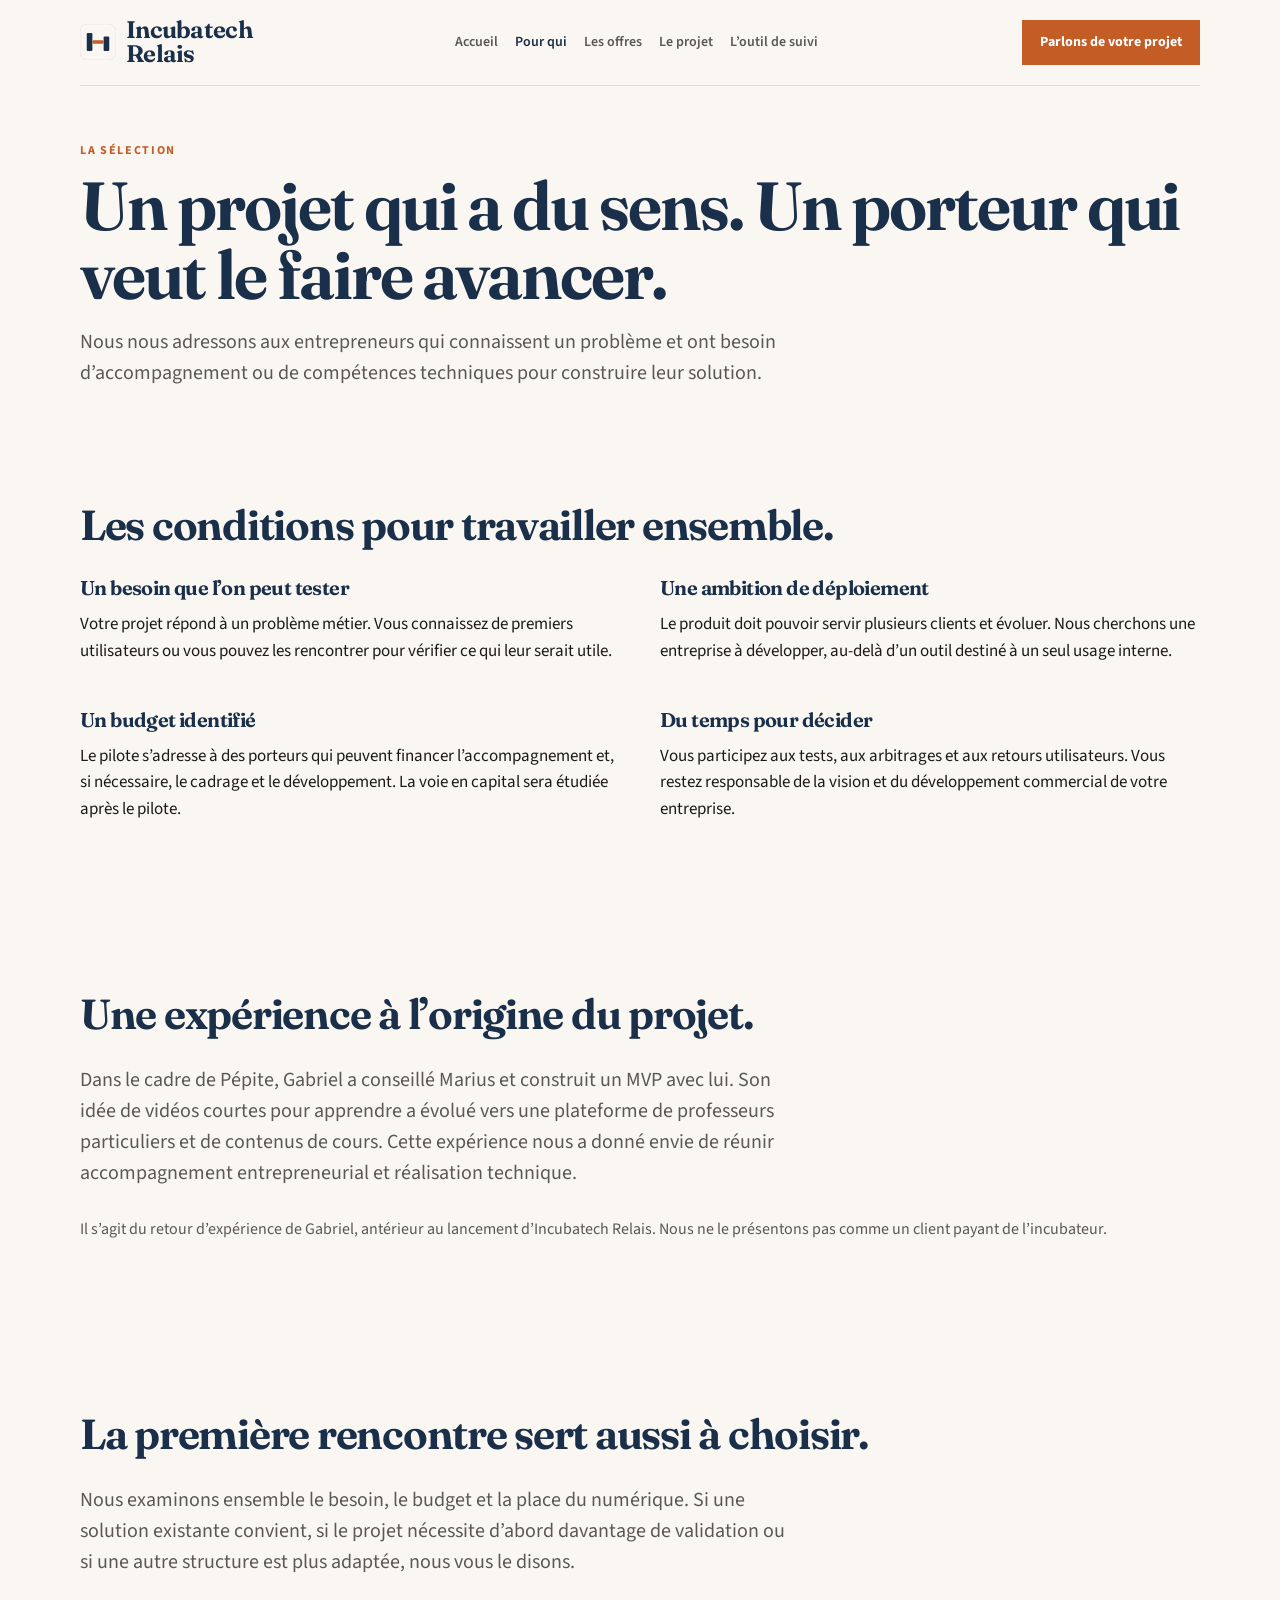
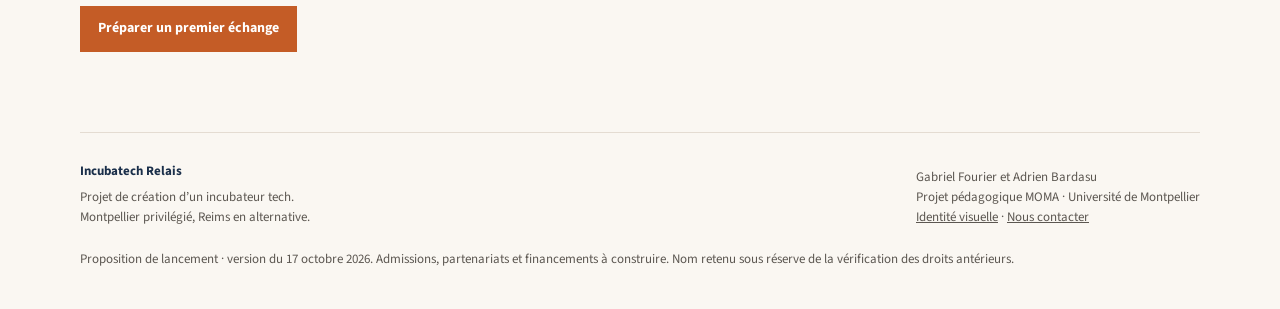
<file: pour-qui.html>
<!doctype html>
<html lang="fr">
<head>
<meta charset="utf-8">
<meta name="viewport" content="width=device-width, initial-scale=1">
<title>Pour qui — Incubatech Relais</title>
<meta name="description" content="Des entrepreneurs avec un besoin identifié, un accès aux utilisateurs, du temps et un budget.">
<link rel="preconnect" href="https://fonts.googleapis.com">
<link rel="preconnect" href="https://fonts.gstatic.com" crossorigin>
<link href="https://fonts.googleapis.com/css2?family=Fraunces:opsz,wght@9..144,500;9..144,650&family=Source+Sans+3:wght@400;600;700&display=swap" rel="stylesheet">
<link rel="stylesheet" href="css/relais.css">
<link rel="icon" href="assets/logo.svg" type="image/svg+xml">
</head>
<body>
<a class="skip-link" href="#contenu">Aller au contenu</a>
<div class="wrap">
<header class="site-header">
<a class="brand" href="index.html" aria-label="Incubatech Relais, accueil">
<img src="assets/logo-on-cream.svg" alt="" width="36" height="36">
<span>Incubatech<br>Relais</span>
</a>
<button class="nav-toggle" type="button" aria-expanded="false" aria-controls="nav">Menu</button>
<nav id="nav" aria-label="Navigation principale">
<a href="index.html">Accueil</a>
<a href="pour-qui.html" aria-current="page">Pour qui</a>
<a href="offre.html">Les offres</a>
<a href="modele.html">Le projet</a>
<a href="app.html">L’outil de suivi</a>
</nav>
<a class="btn header-cta" href="candidater.html">Parlons de votre projet</a>
</header>
</div>
<main id="contenu">
<div class="wrap page-hero">
<p class="kicker">La sélection</p>
<h1>Un projet qui a du sens. Un porteur qui veut le faire avancer.</h1>
<p class="lede">Nous nous adressons aux entrepreneurs qui connaissent un problème et ont besoin d’accompagnement ou de compétences techniques pour construire leur solution.</p>
</div>
<section>
<div class="wrap">
<h2>Les conditions pour travailler ensemble.</h2>
<div class="grid-2">
<div>
<h3>Un besoin que l’on peut tester</h3>
<p>Votre projet répond à un problème métier. Vous connaissez de premiers utilisateurs ou vous pouvez les rencontrer pour vérifier ce qui leur serait utile.</p>
</div>
<div>
<h3>Une ambition de déploiement</h3>
<p>Le produit doit pouvoir servir plusieurs clients et évoluer. Nous cherchons une entreprise à développer, au-delà d’un outil destiné à un seul usage interne.</p>
</div>
<div>
<h3>Un budget identifié</h3>
<p>Le pilote s’adresse à des porteurs qui peuvent financer l’accompagnement et, si nécessaire, le cadrage et le développement. La voie en capital sera étudiée après le pilote.</p>
</div>
<div>
<h3>Du temps pour décider</h3>
<p>Vous participez aux tests, aux arbitrages et aux retours utilisateurs. Vous restez responsable de la vision et du développement commercial de votre entreprise.</p>
</div>
</div>
</div>
</section>
<section>
<div class="wrap">
<h2>Une expérience à l’origine du projet.</h2>
<p class="lede">Dans le cadre de Pépite, Gabriel a conseillé Marius et construit un MVP avec lui. Son idée de vidéos courtes pour apprendre a évolué vers une plateforme de professeurs particuliers et de contenus de cours. Cette expérience nous a donné envie de réunir accompagnement entrepreneurial et réalisation technique.</p>
<p class="terms">Il s’agit du retour d’expérience de Gabriel, antérieur au lancement d’Incubatech Relais. Nous ne le présentons pas comme un client payant de l’incubateur.</p>
</div>
</section>
<section>
<div class="wrap">
<h2>La première rencontre sert aussi à choisir.</h2>
<p class="lede">Nous examinons ensemble le besoin, le budget et la place du numérique. Si une solution existante convient, si le projet nécessite d’abord davantage de validation ou si une autre structure est plus adaptée, nous vous le disons.</p>
<div class="actions">
<a class="btn" href="candidater.html">Préparer un premier échange</a>
</div>
</div>
</section>
</main>
<div class="wrap">
<footer class="site-footer">
<div>
<strong>Incubatech Relais</strong>
<p>Projet de création d’un incubateur tech.<br>Montpellier privilégié, Reims en alternative.</p>
</div>
<div>
<p>Gabriel Fourier et Adrien Bardasu<br>Projet pédagogique MOMA · Université de Montpellier</p>
<a href="charte.html">Identité visuelle</a> · <a href="candidater.html">Nous contacter</a>
</div>
<p class="footer-note">Proposition de lancement · version du 17 octobre 2026. Admissions, partenariats et financements à construire. Nom retenu sous réserve de la vérification des droits antérieurs.</p>
</footer>
</div>
<script src="js/relais.js">
</script>
</body>
</html>
</file>
<file: css/relais.css>
:root {
  --navy: #1a2f4a;
  --navy-2: #243a58;
  --ink: #1c1917;
  --muted: #5c5751;
  --cream: #faf7f2;
  --paper: #f3eee6;
  --line: #e4dcd2;
  --accent: #c45c26;
  --accent-2: #a34a1c;
  --white: #ffffff;
  --sage: #2f5d50;
  --font-display: "Fraunces", "Times New Roman", serif;
  --font-text: "Source Sans 3", "Helvetica Neue", sans-serif;
  --max: 1120px;
  --ease: 160ms ease-out;
}
* { box-sizing: border-box; margin: 0; padding: 0; }
html { scroll-behavior: smooth; }
body {
  font-family: var(--font-text);
  color: var(--ink);
  background: var(--cream);
  line-height: 1.55;
  font-size: 17px;
}
img { max-width: 100%; display: block; }
a { color: inherit; }
.wrap { width: min(var(--max), calc(100% - 40px)); margin-inline: auto; }
.site-header {
  display: flex;
  justify-content: space-between;
  align-items: center;
  gap: 16px;
  padding: 18px 0;
  border-bottom: 1px solid var(--line);
  background: var(--cream);
  position: sticky;
  top: 0;
  z-index: 20;
}
.brand { display: flex; align-items: center; gap: 10px; text-decoration: none; color: var(--navy); }
.brand img { width: 36px; height: 36px; }
.brand span { font-family: var(--font-display); font-weight: 650; font-size: 26px; letter-spacing: -0.03em; }
nav { display: flex; gap: 22px; align-items: center; font-size: 14px; font-weight: 600; }
nav a { text-decoration: none; color: var(--muted); transition: color var(--ease); }
nav a:hover, nav a[aria-current="page"] { color: var(--navy); }
.nav-toggle { display: none; }
.btn {
  display: inline-block;
  background: var(--accent);
  color: var(--white);
  text-decoration: none;
  font-weight: 700;
  font-size: 14px;
  padding: 12px 18px;
  border: 0;
  cursor: pointer;
  transition: transform 100ms ease-out, background var(--ease);
}
.btn:hover { background: var(--accent-2); }
.btn:active { transform: scale(0.97); }
.btn.ghost { background: transparent; color: var(--navy); border: 1px solid var(--navy); }
.btn.ghost:hover { background: var(--navy); color: var(--cream); }
.hero { display: grid; grid-template-columns: 1.2fr 0.8fr; gap: 56px; padding: 72px 0 80px; align-items: center; }
h1, h2, h3 { font-family: var(--font-display); color: var(--navy); letter-spacing: -0.03em; font-weight: 650; }
h1 { font-size: clamp(40px, 5.5vw, 68px); line-height: 1.02; }
h2 { font-size: clamp(28px, 3.4vw, 42px); margin-bottom: 14px; }
h3 { font-size: 20px; margin-bottom: 8px; }
.kicker { color: var(--accent); font-size: 12px; font-weight: 700; letter-spacing: 0.14em; text-transform: uppercase; margin-bottom: 10px; }
.lede { margin-top: 18px; font-size: 20px; color: var(--muted); max-width: 36em; }
.panel {
  background: var(--navy);
  color: var(--cream);
  padding: 32px 28px;
  min-height: 280px;
  display: flex;
  flex-direction: column;
  justify-content: space-between;
  gap: 18px;
}
.panel small { color: #d7d0c6; font-size: 12px; letter-spacing: 0.1em; text-transform: uppercase; font-weight: 700; }
.strip { background: var(--navy); color: var(--cream); padding: 16px 0; font-size: 14px; }
.strip .wrap { display: flex; justify-content: space-between; gap: 12px; flex-wrap: wrap; }
section { padding: 80px 0; }
.grid-3 { display: grid; grid-template-columns: repeat(3, 1fr); gap: 18px; margin-top: 32px; }
.grid-2 { display: grid; grid-template-columns: 1fr 1fr; gap: 40px; align-items: start; }
.grid-4 { display: grid; grid-template-columns: repeat(4, 1fr); gap: 14px; margin-top: 32px; }
.card { background: var(--white); border: 1px solid var(--line); padding: 24px; }
.card p, .card li { color: var(--muted); font-size: 16px; }
.card ul { margin: 10px 0 0 18px; }
.who { background: var(--paper); }
table { width: 100%; border-collapse: collapse; font-size: 15px; }
th, td { text-align: left; padding: 12px 10px; border-bottom: 1px solid var(--line); vertical-align: top; }
th { color: var(--navy); font-size: 12px; letter-spacing: 0.08em; text-transform: uppercase; }
form { display: grid; gap: 12px; background: var(--white); border: 1px solid var(--line); padding: 28px; }
label { font-size: 13px; font-weight: 700; color: var(--navy); }
input, select, textarea {
  width: 100%; border: 1px solid var(--line); background: var(--cream);
  padding: 12px; font: inherit; color: var(--ink);
}
textarea { min-height: 110px; resize: vertical; }
.ok { display: none; background: var(--navy); color: var(--cream); padding: 16px; }
.swatch { height: 88px; margin-bottom: 10px; }
.swatch.line { border: 1px solid var(--line); }
.type-sample { padding: 20px 0; }
.type-sample .display { font-family: var(--font-display); font-size: 42px; color: var(--navy); letter-spacing: -0.03em; line-height: 1.05; }
.do-dont { display: grid; grid-template-columns: 1fr 1fr; gap: 18px; }
.rule { padding: 20px; border: 1px solid var(--line); background: var(--white); }
.rule strong { display: block; margin-bottom: 8px; color: var(--navy); }
.logo-row { display: flex; gap: 18px; flex-wrap: wrap; align-items: center; }
.logo-box { background: var(--white); border: 1px solid var(--line); padding: 28px; display: grid; place-items: center; min-width: 160px; }
.logo-box.dark { background: var(--navy); }
.site-footer {
  border-top: 1px solid var(--line);
  padding: 28px 0 40px;
  color: var(--muted);
  font-size: 13px;
  display: flex;
  justify-content: space-between;
  gap: 16px;
  flex-wrap: wrap;
}
.page-hero { padding: 56px 0 24px; }
.quote {
  font-family: var(--font-display);
  font-size: 28px;
  color: var(--navy);
  line-height: 1.2;
  letter-spacing: -0.03em;
}
.muted { color: var(--muted); }
.list-plain { margin: 12px 0 0 18px; color: var(--muted); }
.list-plain li { margin-bottom: 6px; }
@media (max-width: 860px) {
  .hero, .grid-3, .grid-2, .grid-4, .do-dont { grid-template-columns: 1fr; }
  nav { display: none; }
  .nav-toggle { display: inline-flex; background: transparent; border: 1px solid var(--navy); color: var(--navy); padding: 8px 12px; font: inherit; font-weight: 700; font-size: 13px; }
  .site-header.open nav {
    display: flex;
    flex-direction: column;
    position: absolute;
    top: 72px;
    left: 20px;
    right: 20px;
    background: var(--cream);
    border: 1px solid var(--line);
    padding: 16px;
    gap: 12px;
  }
}
/* Incubatech Relais — offers approved for the October 2026 pilot. */
.brand { flex-shrink: 0; }
.brand span { font-size: 24px; line-height: 1.02; }
nav { gap: 17px; }
.header-cta { white-space: nowrap; }
main { min-height: 60vh; }
section p + p { margin-top: 16px; }
.actions { display: flex; gap: 12px; margin-top: 28px; flex-wrap: wrap; }
.hero-quote { font-family: var(--font-display); font-size: 29px; line-height: 1.25; }
.offer { border-top: 2px solid var(--accent); padding: 28px 0; }
.offer h3 { font-size: 30px; }
.price { font-family: var(--font-display); font-size: 40px; color: var(--navy); margin: 22px 0; }
.price span { font-family: var(--font-text); font-size: 18px; }
.offer ul { margin: 24px 0 24px 22px; }
.offer li { margin: 10px 0; }
.offer-end { color: var(--navy); font-weight: 600; }
.terms { color: var(--muted); font-size: 16px; margin-top: 28px; max-width: 65em; }
.text-link { display: inline-block; margin-top: 24px; color: var(--accent-2); font-weight: 600; text-underline-offset: 4px; overflow-wrap: anywhere; }
.journey { display: grid; grid-template-columns: repeat(4,1fr); gap: 32px; margin-top: 44px; }
.journey span { display: block; font-size: 40px; color: var(--accent); margin-bottom: 18px; }
.journey h3 { font-size: 25px; }
.table-scroll { overflow-x: auto; margin-top: 28px; }
caption { text-align: left; color: var(--muted); padding-bottom: 16px; }
.total { background: var(--paper); }
.source, .form-help { font-size: 14px; color: var(--muted); }
.source { margin-top: 24px; }
.site-footer strong { color: var(--navy); }
.site-footer p { margin-top: 6px; }
.footer-note { flex-basis: 100%; max-width: 75em; }
.skip-link { position: absolute; left: 20px; top: -100px; z-index: 100; padding: 12px; background: var(--navy); color: white; }
.skip-link:focus { top: 12px; }
:focus-visible { outline: 3px solid var(--sage); outline-offset: 4px; }
@media (min-width: 861px) and (max-width: 1100px) { nav { gap: 10px; font-size: 13px; } .header-cta { font-size: 12px; padding: 12px; } .brand span { font-size: 22px; } }
@media (max-width: 860px) {
  .hero { padding: 48px 0 56px; gap: 32px; }
  section { padding: 52px 0; }
  .page-hero { padding-top: 40px; }
  .brand span { font-size: 23px; }
  .site-header { gap: 12px; }
  .header-cta { display: none; }
  .site-header.open nav { top: 100%; left: 0; right: 0; align-items: stretch; }
  .journey { grid-template-columns: repeat(2,1fr); gap: 28px; }
  .grid-2 { gap: 24px; }
  .offers { gap: 0; }
  .offer h3 { font-size: 27px; }
  .table-scroll table { min-width: 560px; }
  form { padding: 20px; }
}
@media (prefers-reduced-motion: reduce) { html { scroll-behavior: auto; } * { transition: none !important; } }
</file>
